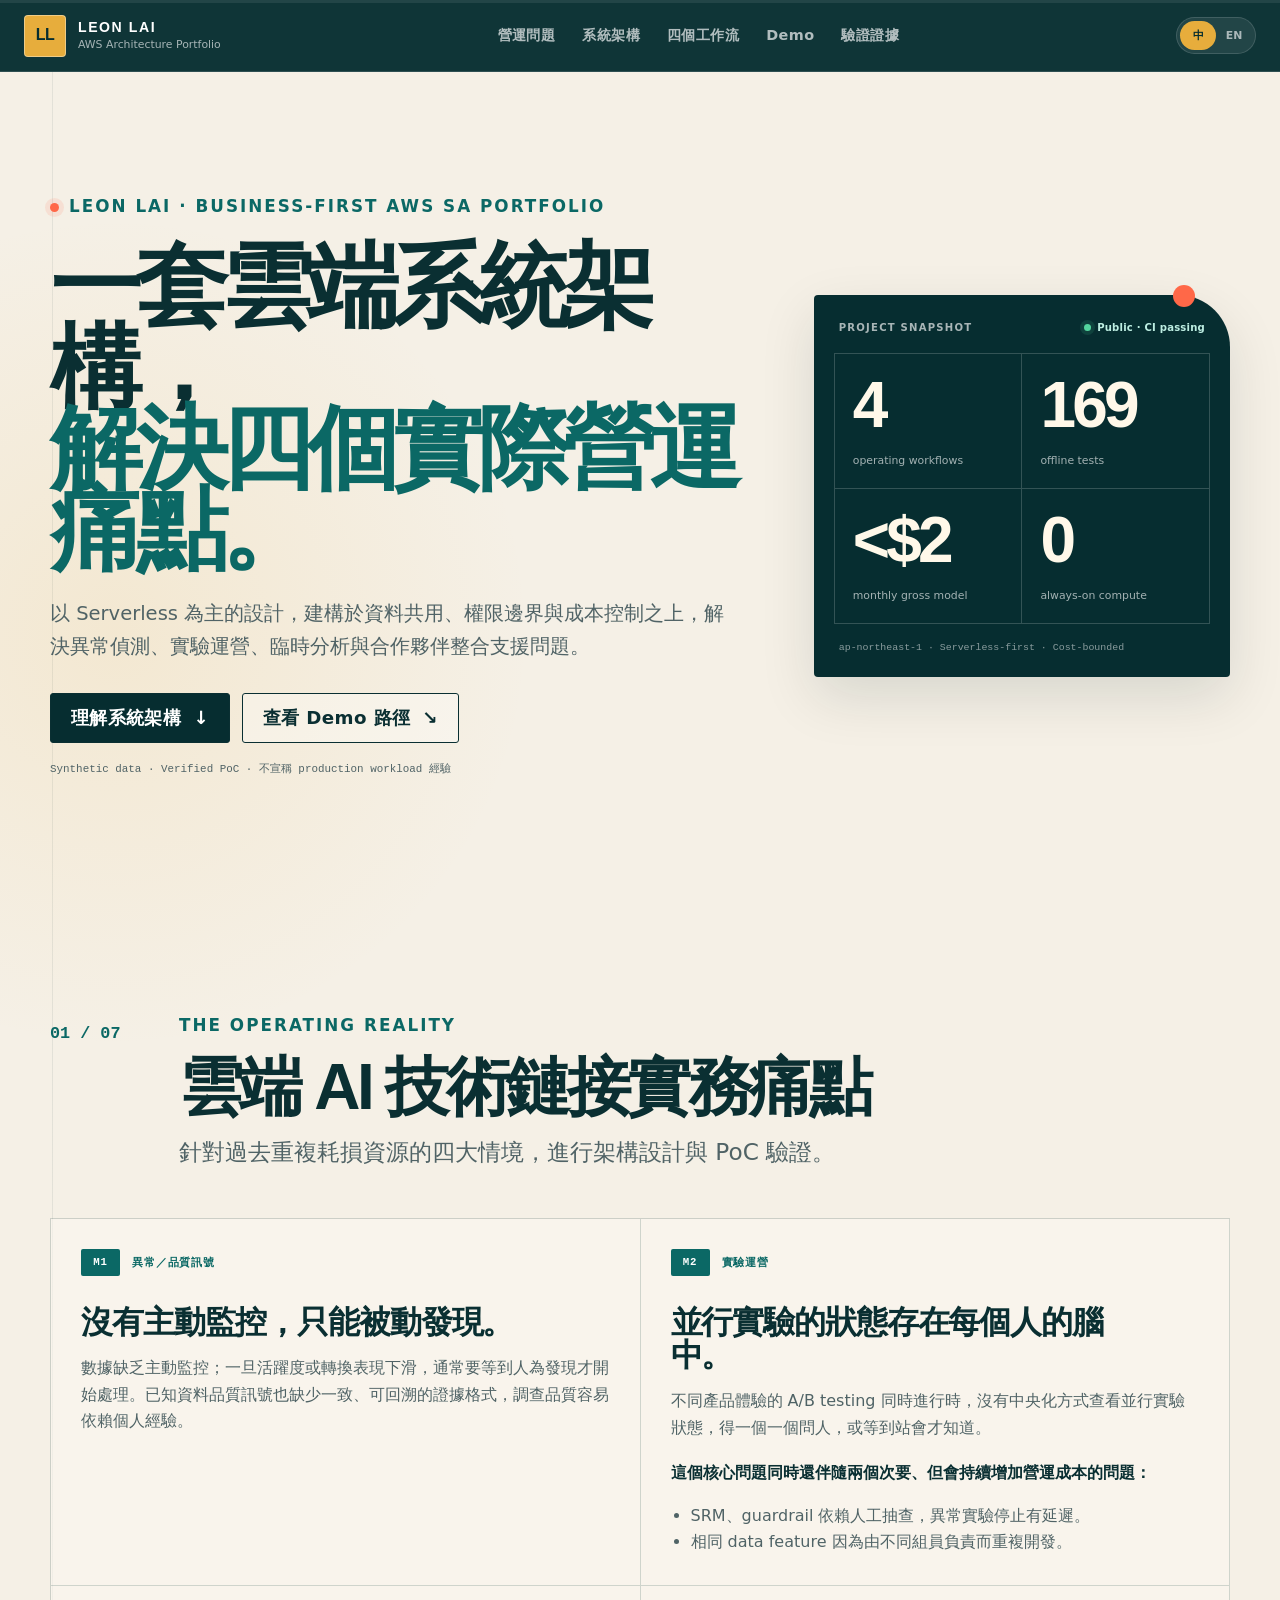
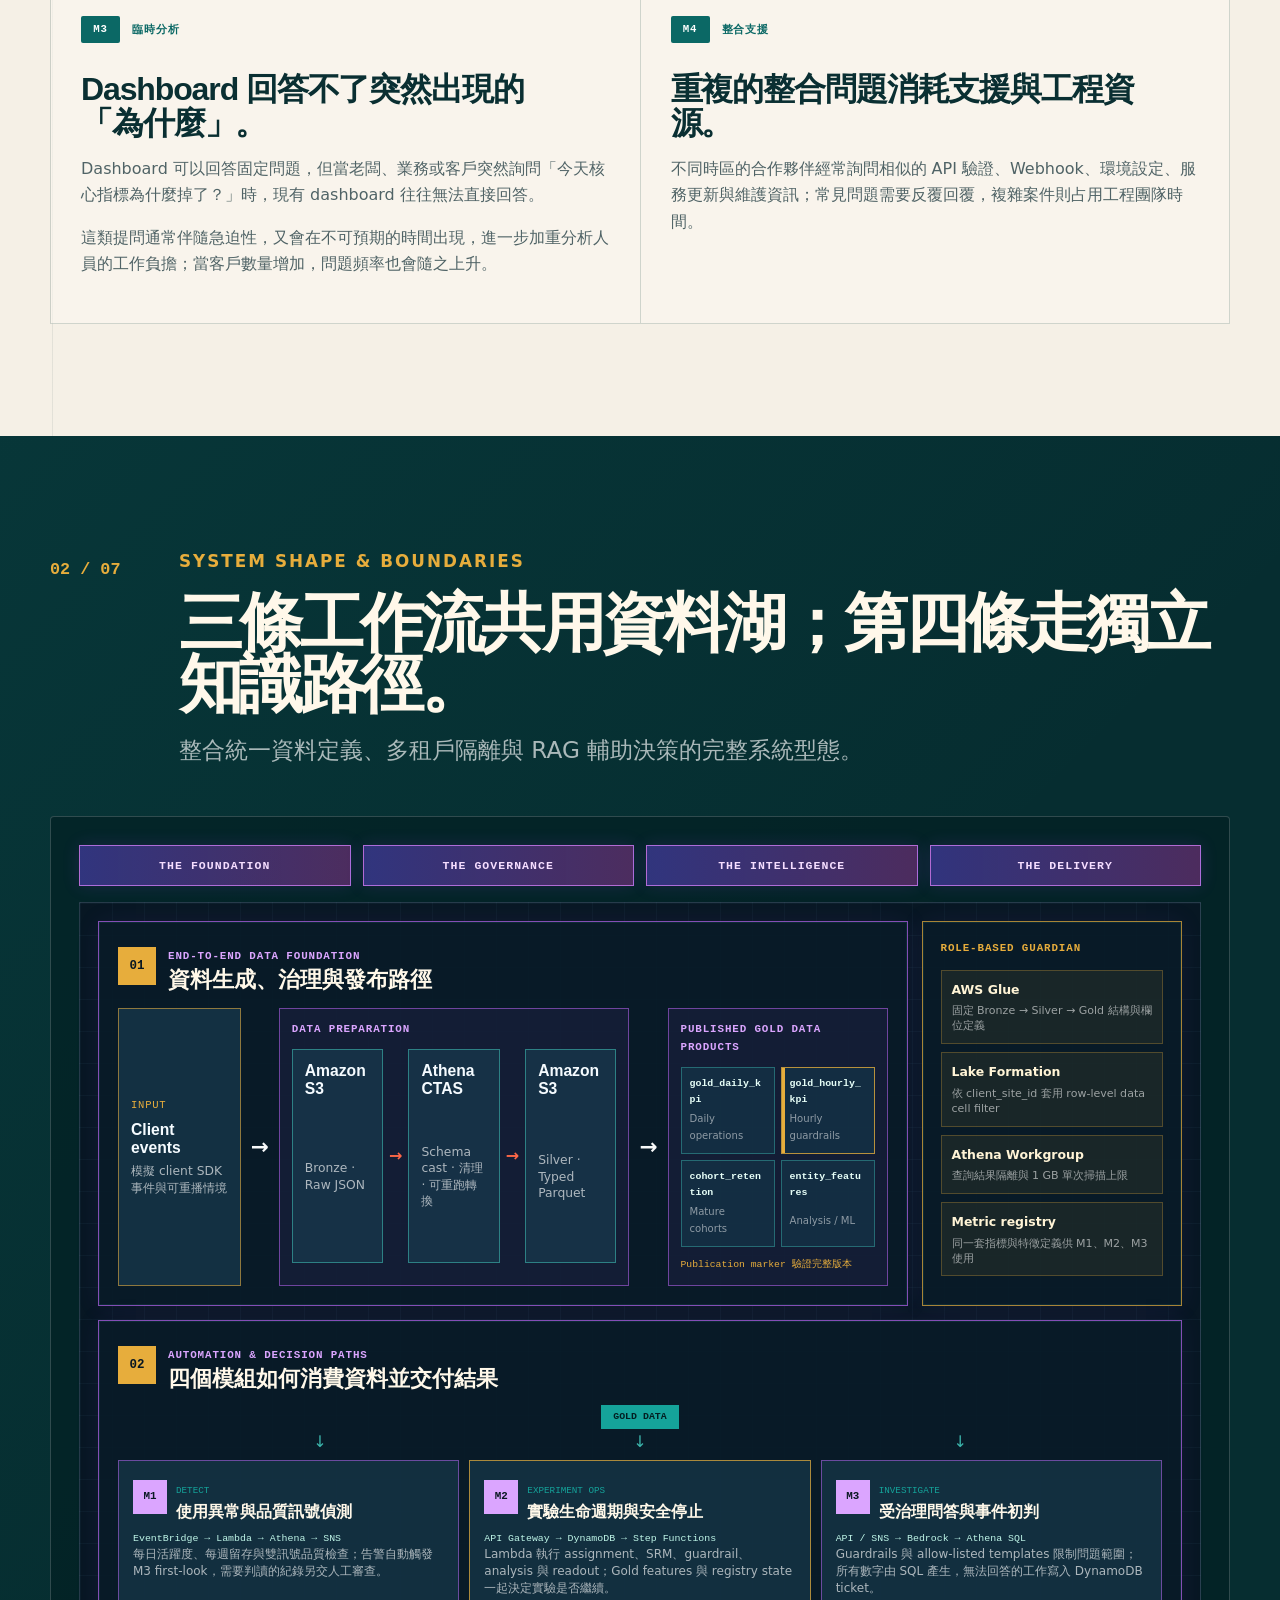
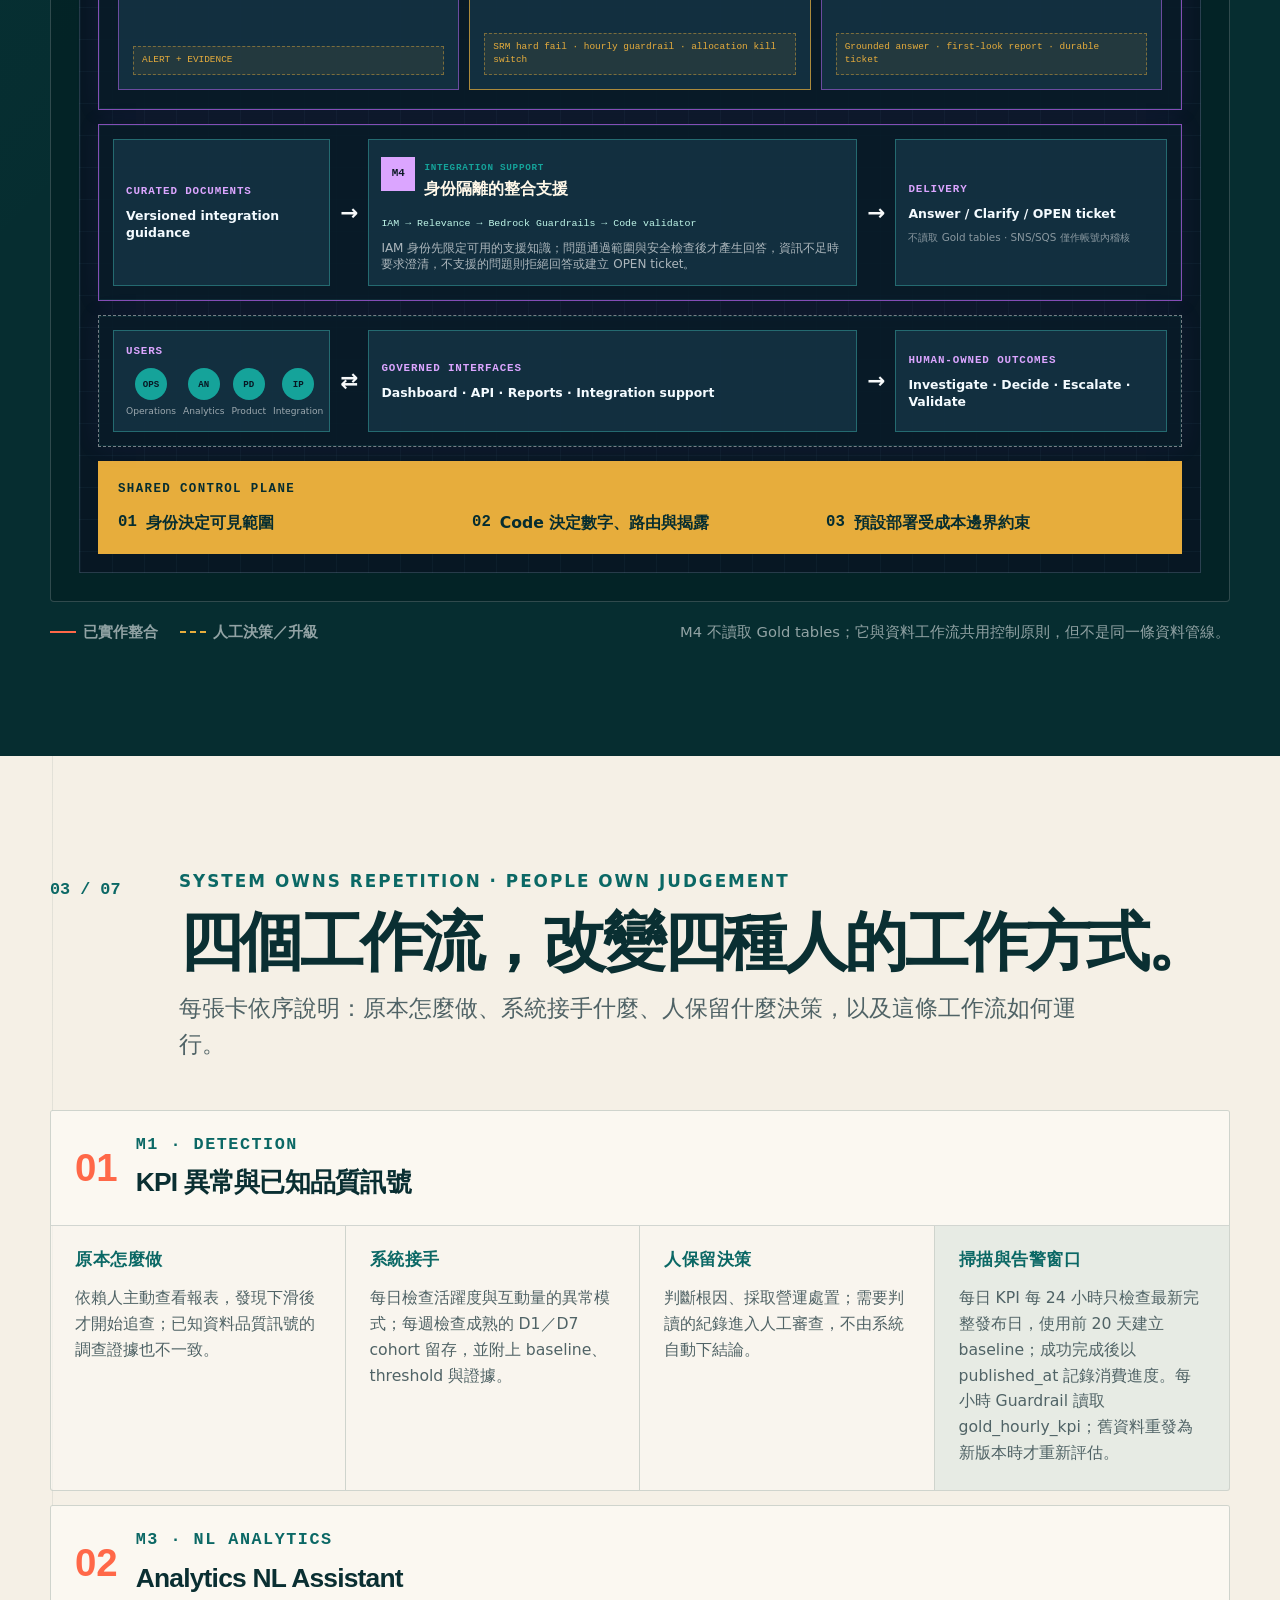
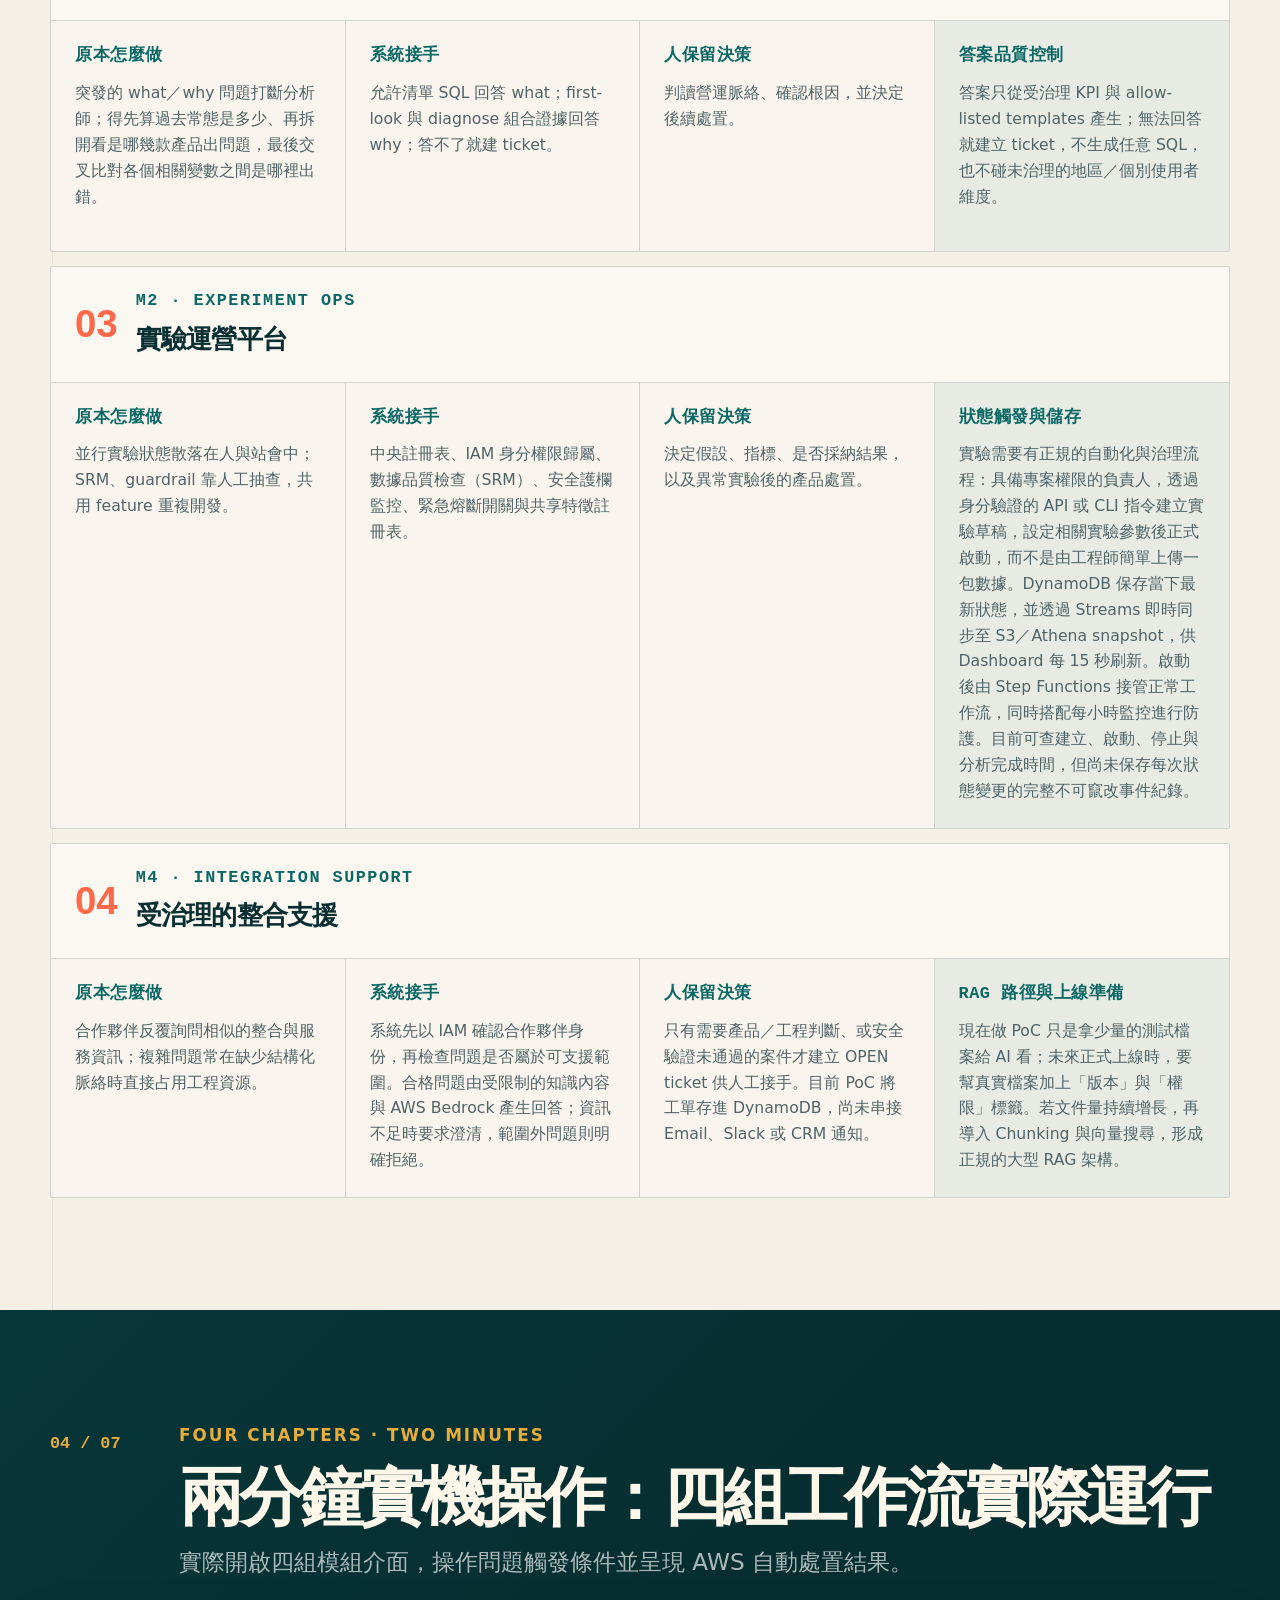
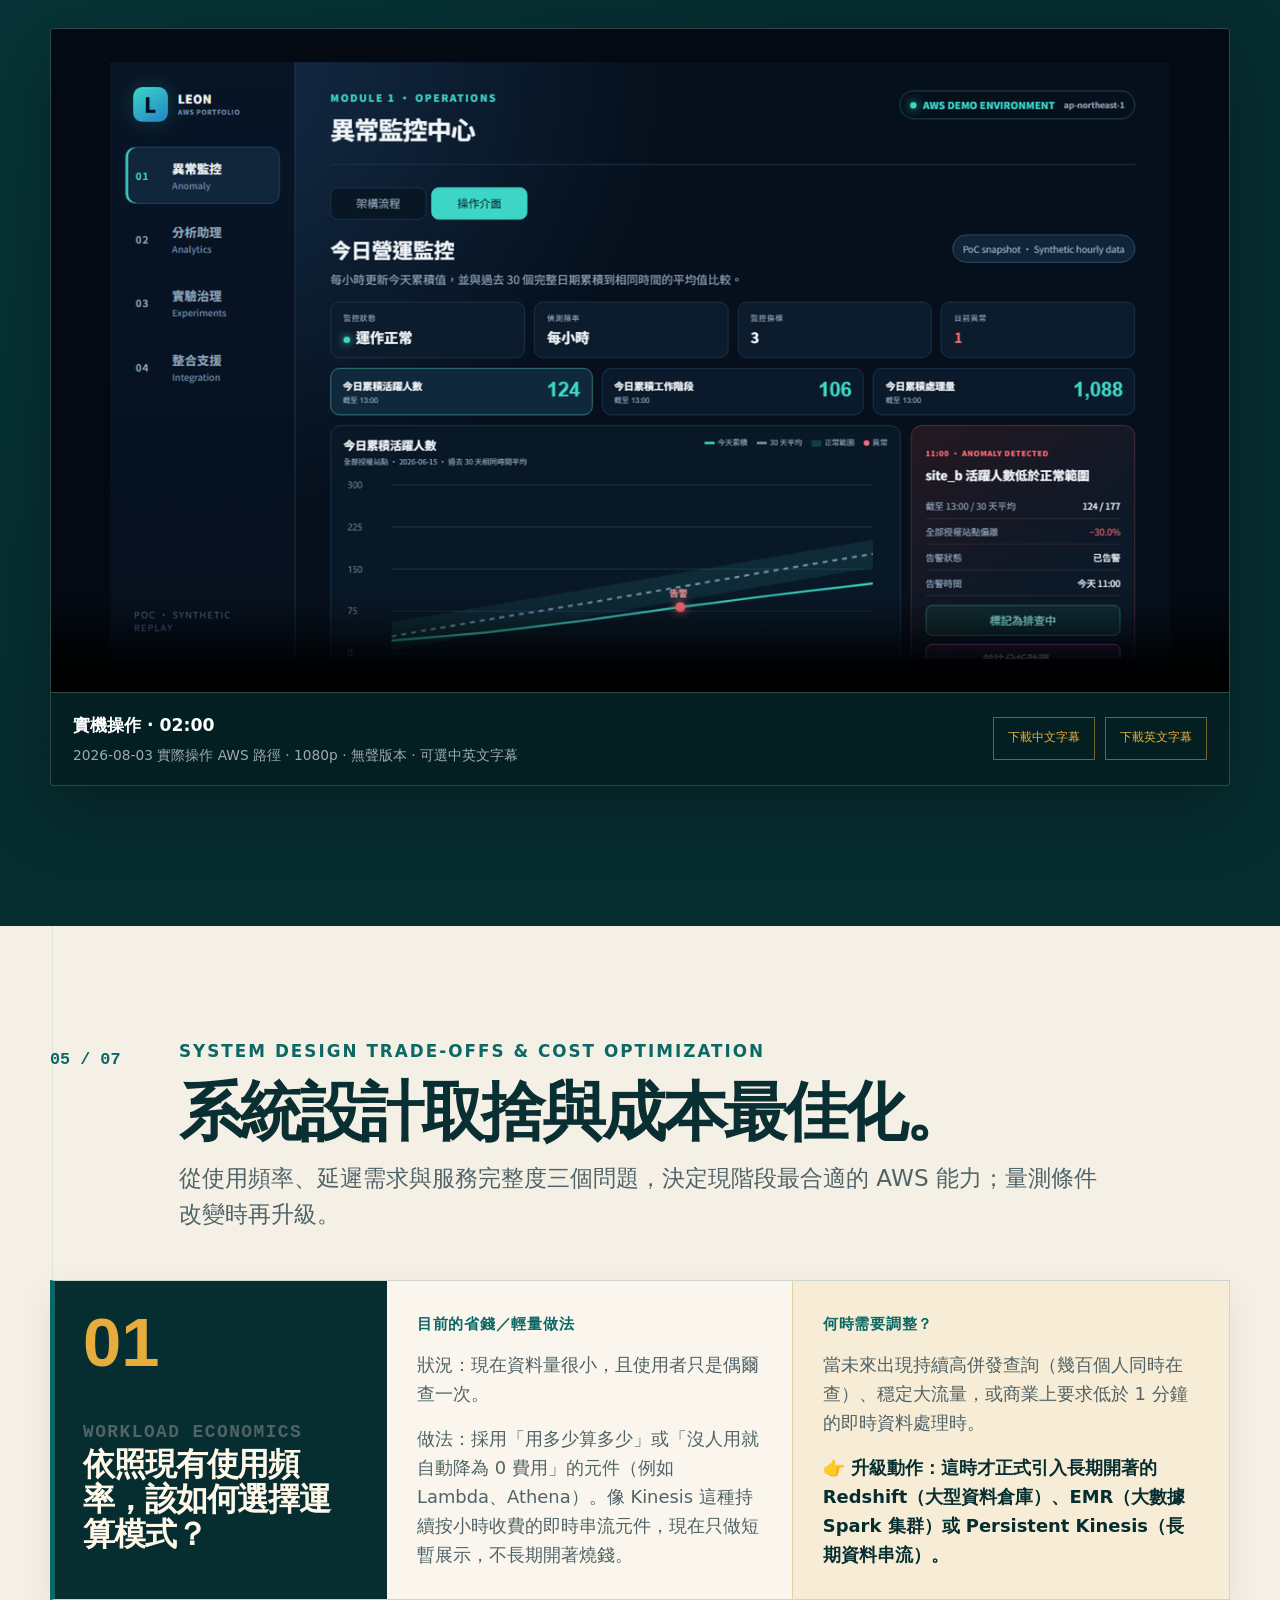
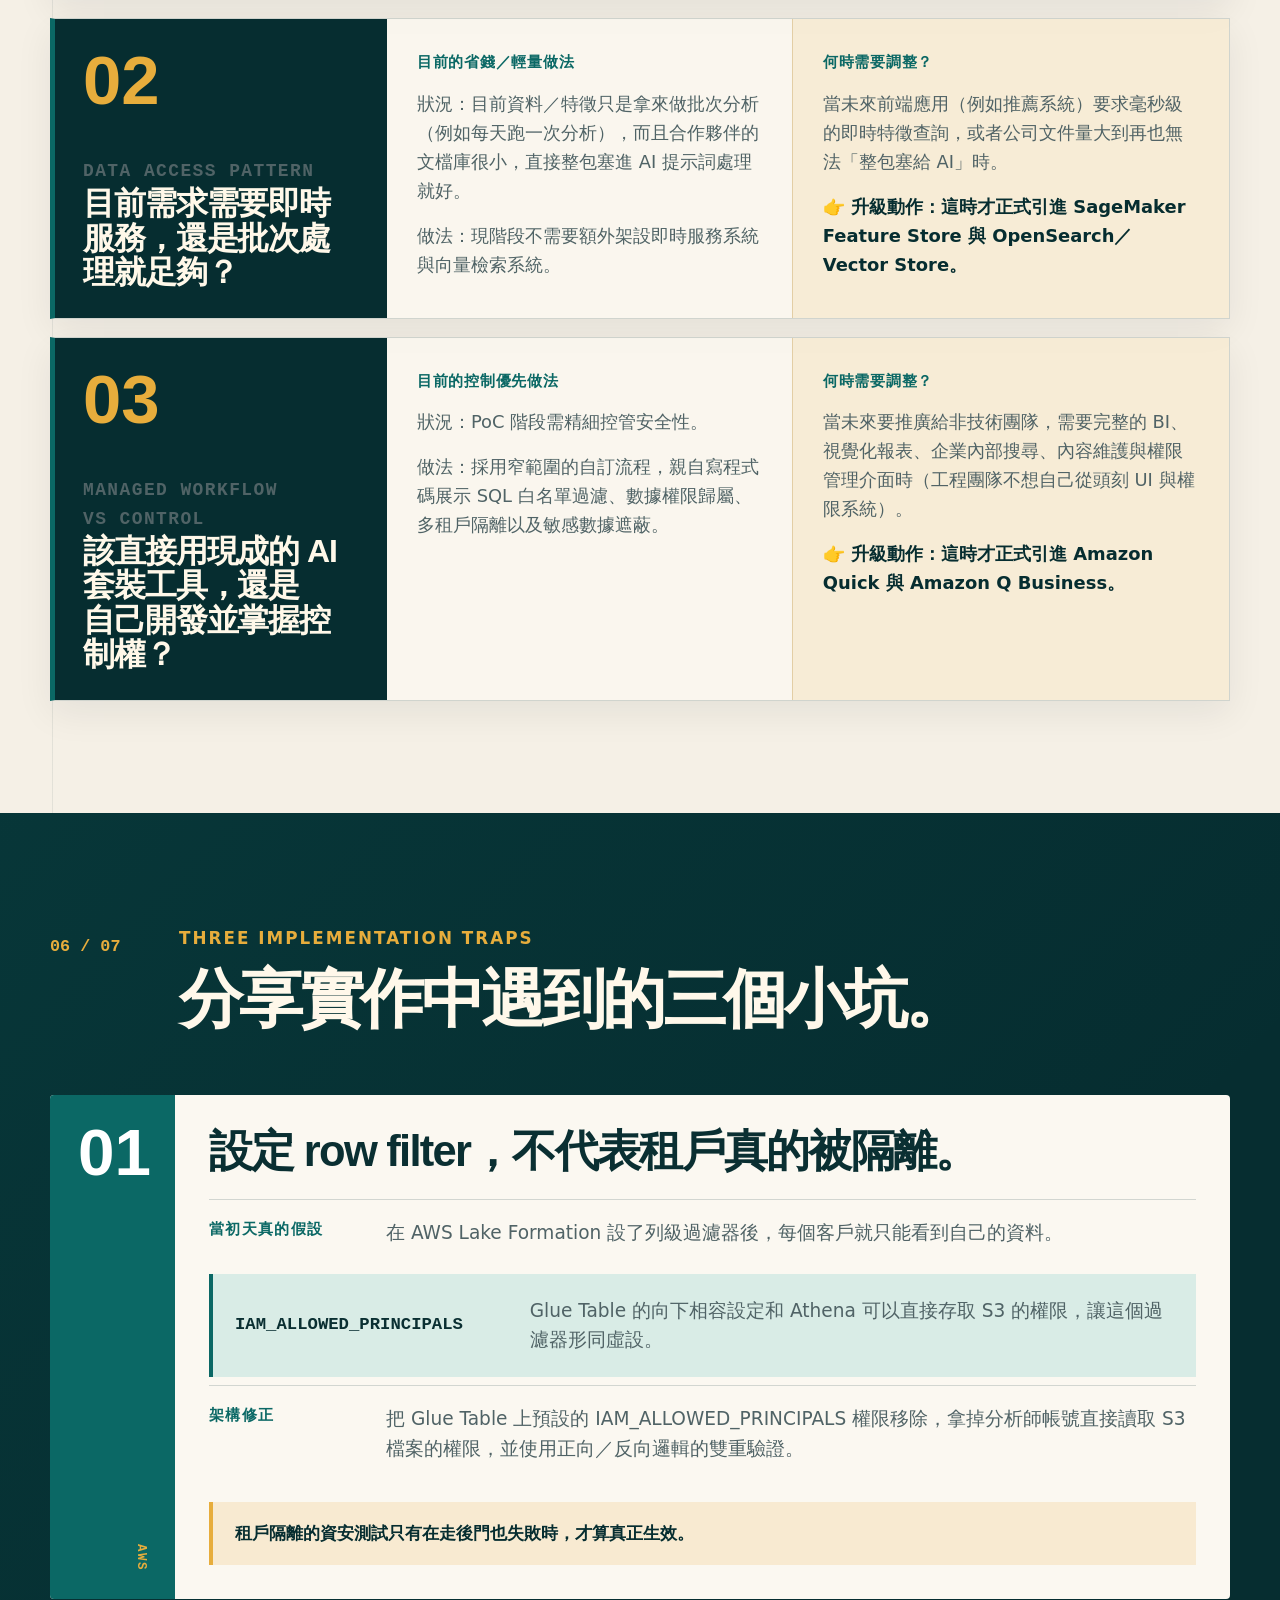
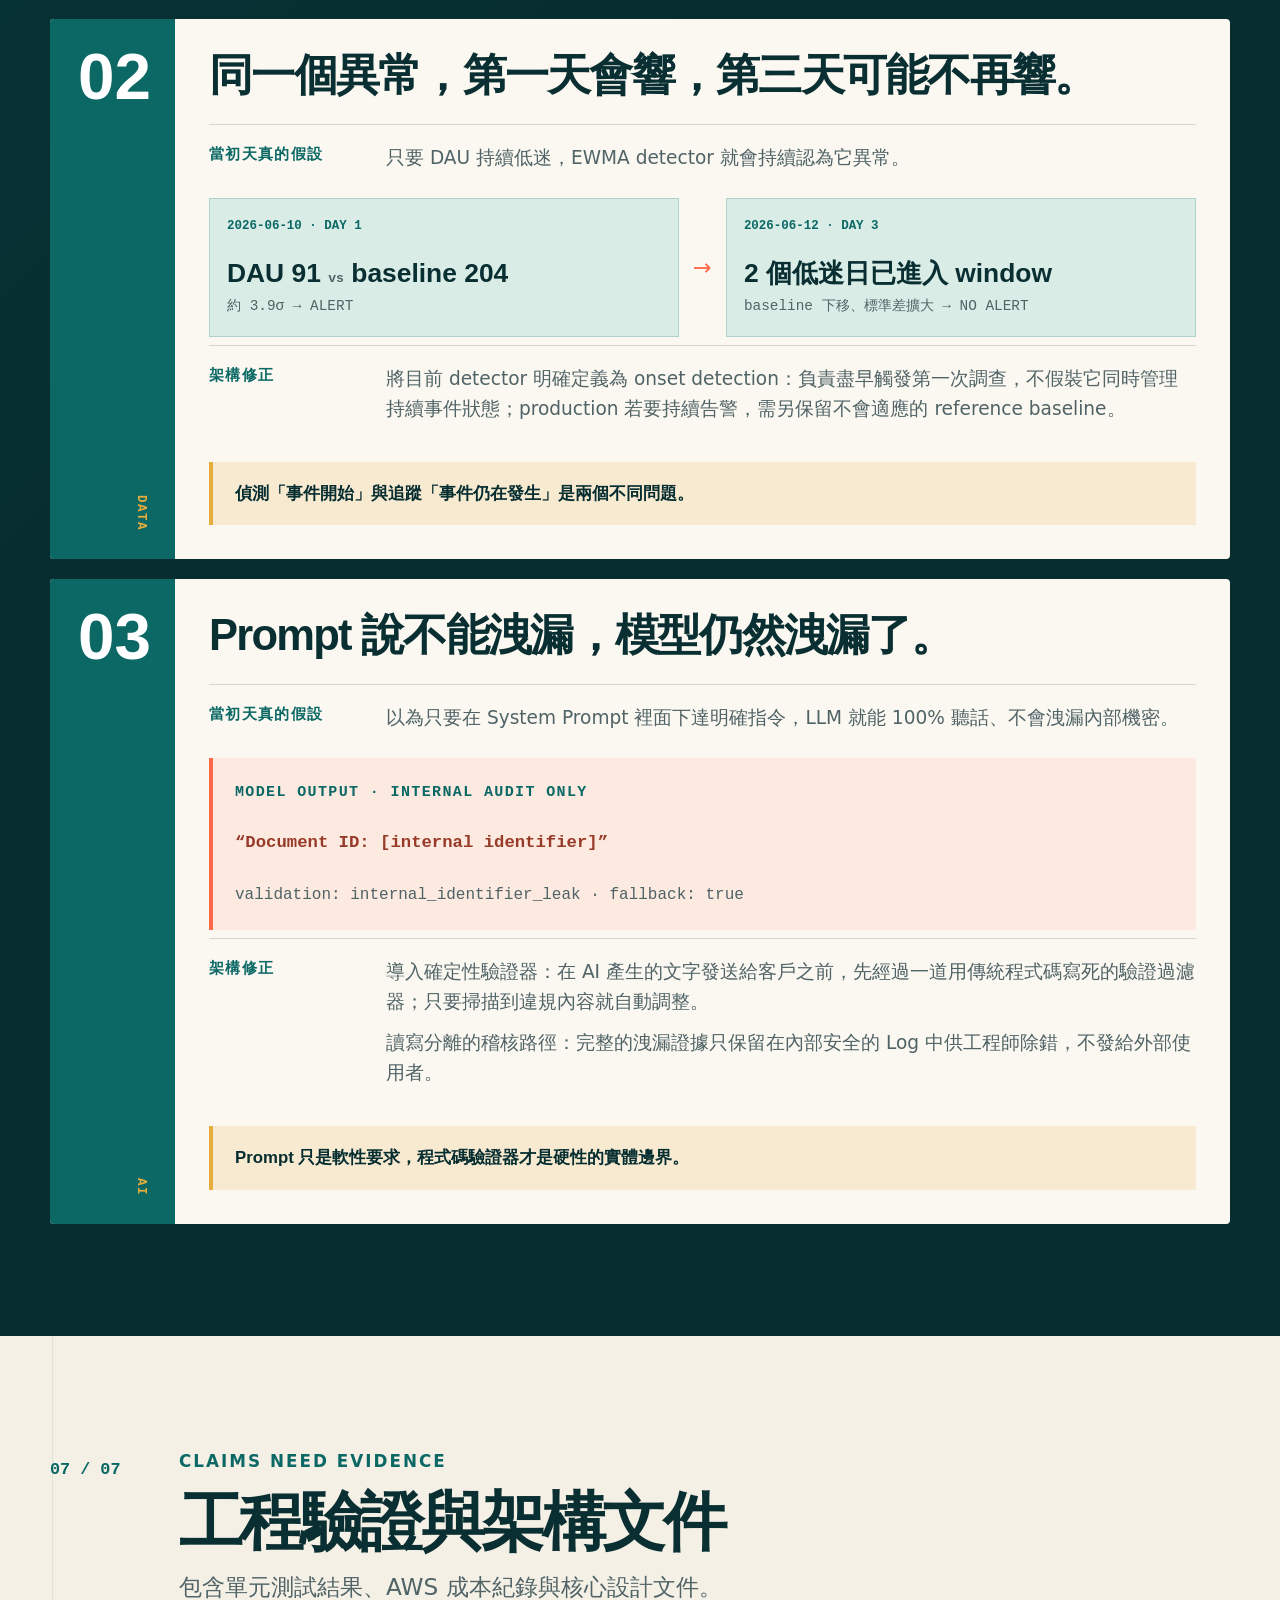
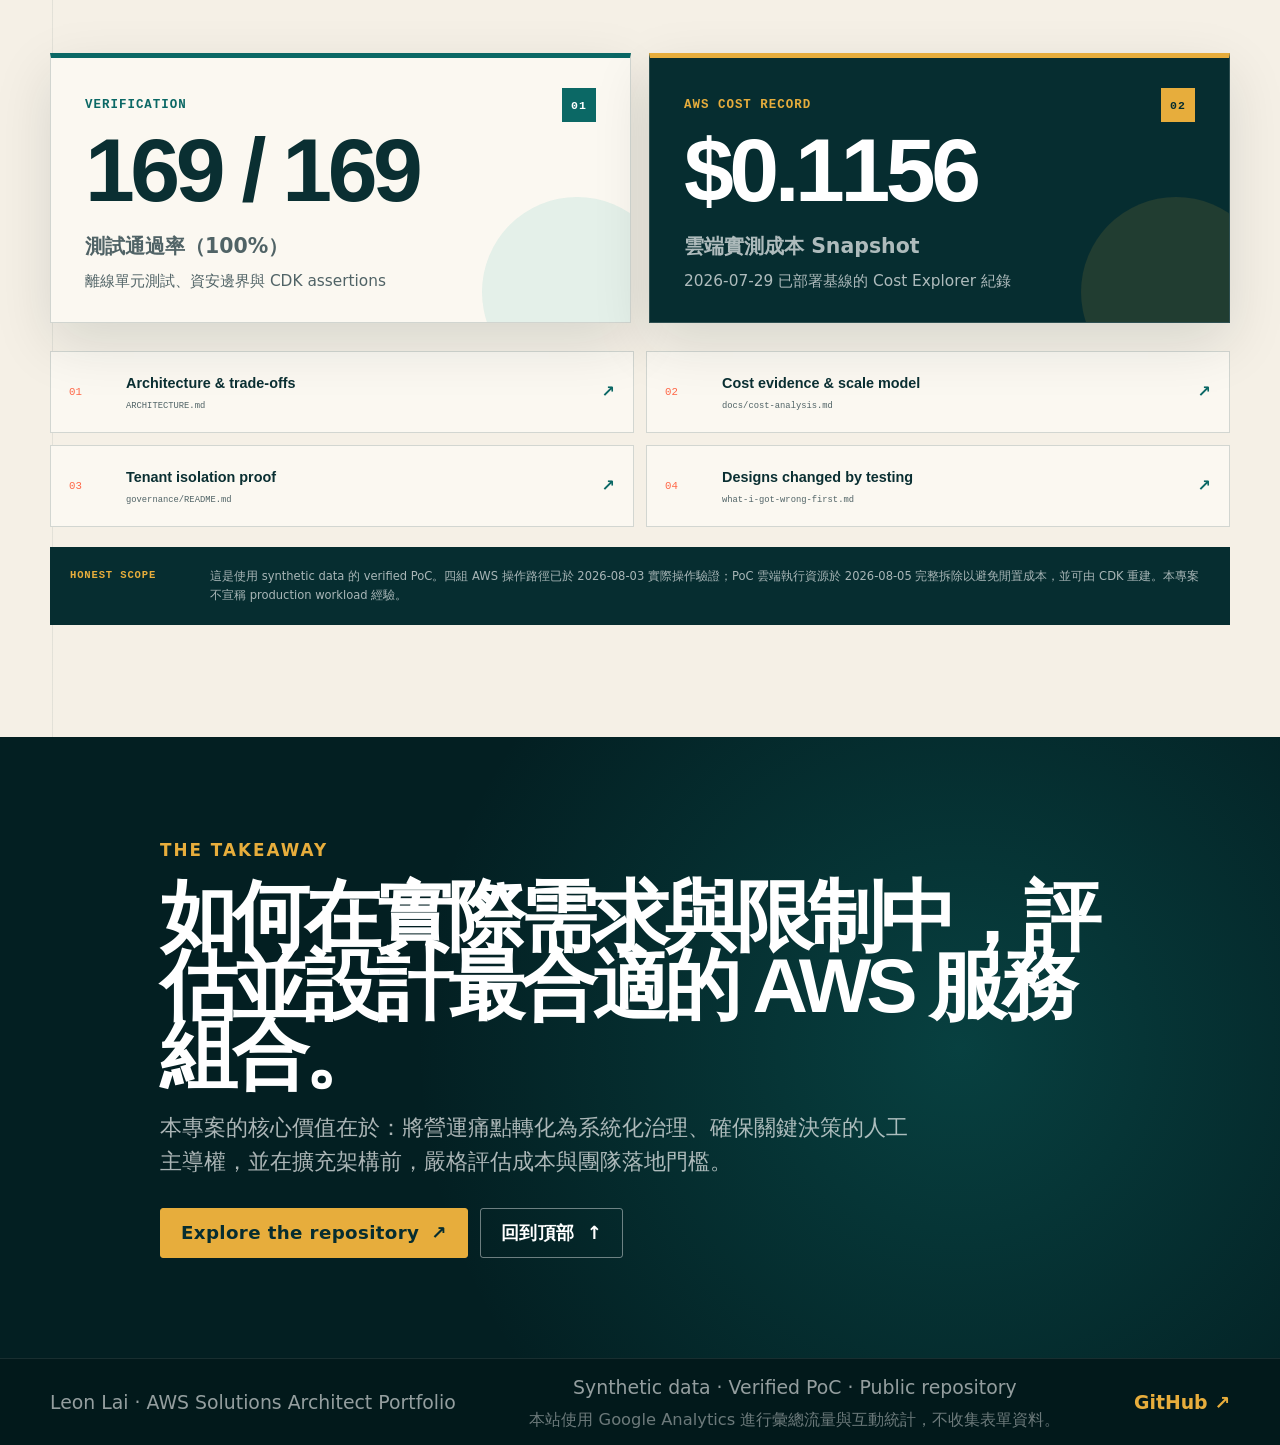
<file: site/index.html>
<!doctype html>
<html lang="zh-Hant">
  <head>
    <meta charset="utf-8">
    <meta name="viewport" content="width=device-width, initial-scale=1">
    <meta
      name="description"
      content="Four practical operating pain points mapped to a governed, cost-conscious AWS data and AI architecture."
    >
    <meta name="theme-color" content="#082f32">
    <meta property="og:type" content="website">
    <meta property="og:title" content="Leon Lai · Business-First AWS SA Portfolio">
    <meta
      property="og:description"
      content="One serverless-first cloud architecture addressing four practical operating pain points with shared data, access boundaries, and cost controls."
    >
    <meta property="og:url" content="https://leonlaiyc.github.io/aws_game_data_platform/">
    <meta property="og:image" content="https://leonlaiyc.github.io/aws_game_data_platform/og.png">
    <meta name="twitter:card" content="summary_large_image">
    <meta name="twitter:title" content="Leon Lai · Business-First AWS SA Portfolio">
    <meta name="twitter:image" content="https://leonlaiyc.github.io/aws_game_data_platform/og.png">
    <link rel="canonical" href="https://leonlaiyc.github.io/aws_game_data_platform/">
    <link rel="icon" href="favicon.ico" sizes="any">
    <link rel="icon" type="image/png" sizes="32x32" href="favicon-32.png">
    <link rel="icon" type="image/png" sizes="192x192" href="favicon-192.png">
    <link rel="apple-touch-icon" sizes="180x180" href="apple-touch-icon.png">
    <title>Leon Lai · AWS Solutions Architect Portfolio</title>
    <script async src="https://www.googletagmanager.com/gtag/js?id=G-7T6Q37M71H"></script>
    <script>
      window.dataLayer = window.dataLayer || [];
      function gtag() { window.dataLayer.push(arguments); }
      gtag("js", new Date());
      gtag("config", "G-7T6Q37M71H");
    </script>
    <script>document.documentElement.classList.add("js");</script>
    <link rel="stylesheet" href="styles.css">
    <script src="app.js" defer></script>
  </head>
  <body>
    <a class="skip-link" href="#main" data-i18n="skip">跳到主要內容</a>
    <div class="scroll-progress" aria-hidden="true"><span></span></div>

    <header class="site-header">
      <a class="brand" href="#overview" aria-label="Leon Lai 作品集首頁" data-i18n-aria-label="ariaBrandHome">
        <span class="brand-mark" aria-hidden="true">LL</span>
        <span class="brand-copy">
          <strong>Leon Lai</strong>
          <small>AWS Architecture Portfolio</small>
        </span>
      </a>

      <nav aria-label="主要導覽" data-i18n-aria-label="ariaPrimaryNavigation">
        <a href="#problems" data-i18n="navProblems">營運問題</a>
        <a href="#architecture" data-i18n="navArchitecture">系統架構</a>
        <a href="#workflows" data-i18n="navWorkflows">四個工作流</a>
        <a href="#demo" data-i18n="navDemo">Demo</a>
        <a href="#evidence" data-i18n="navEvidence">驗證證據</a>
      </nav>

      <div class="language-switcher" role="group" aria-label="語言" data-i18n-aria-label="ariaLanguage">
        <button type="button" data-lang="zh" aria-pressed="true">中</button>
        <button type="button" data-lang="en" aria-pressed="false">EN</button>
      </div>
    </header>

    <main id="main">
      <section class="hero section-shell" id="overview" data-section="overview">
        <div class="hero-copy reveal">
          <p class="eyebrow">
            <span class="eyebrow-dot" aria-hidden="true"></span>
            <span data-i18n="heroEyebrow">LEON LAI · BUSINESS-FIRST AWS SA PORTFOLIO</span>
          </p>
          <h1>
            <span data-i18n="heroTitle1">一套雲端系統架構，</span>
            <em data-i18n="heroTitle2">解決四個實際營運痛點。</em>
          </h1>
          <p class="hero-lede" data-i18n="heroLede">
            以 Serverless 為主的設計，建構於資料共用、權限邊界與成本控制之上，解決異常偵測、實驗運營、臨時分析與合作夥伴整合支援問題。
          </p>
          <div class="hero-actions">
            <a class="button button-primary" href="#architecture">
              <span data-i18n="seeArchitecture">理解系統架構</span>
              <span aria-hidden="true">↓</span>
            </a>
            <a class="button button-ghost" href="#demo">
              <span data-i18n="seeDemo">查看 Demo 路徑</span>
              <span aria-hidden="true">↘</span>
            </a>
          </div>
          <p class="scope-line" data-i18n="heroScope">
            Synthetic data · Verified PoC · 不宣稱 production workload 經驗
          </p>
        </div>

        <aside class="hero-proof reveal" aria-label="專案摘要" data-i18n-aria-label="ariaProjectSnapshot">
          <div class="proof-label">
            <span data-i18n="snapshot">PROJECT SNAPSHOT</span>
            <span class="status-pill">
              <i aria-hidden="true"></i>
              <span data-i18n="publicStatus">Public · CI passing</span>
            </span>
          </div>
          <div class="snapshot-grid">
            <div>
              <strong>4</strong>
              <span data-i18n="statWorkflows">operating workflows</span>
            </div>
            <div>
              <strong>169</strong>
              <span data-i18n="statTests">offline tests</span>
            </div>
            <div>
              <strong>&lt;$2</strong>
              <span data-i18n="statCost">monthly gross model</span>
            </div>
            <div>
              <strong>0</strong>
              <span data-i18n="statAlwaysOn">always-on compute</span>
            </div>
          </div>
          <div class="snapshot-foot">
            <span data-i18n="snapshotFoot">ap-northeast-1 · Serverless-first · Cost-bounded</span>
          </div>
        </aside>
      </section>

      <section class="problems section-shell section-pad" id="problems" data-section="problems">
        <div class="section-heading reveal">
          <p class="section-number">01 / 07</p>
          <div>
            <p class="kicker" data-i18n="problemsKicker">THE OPERATING REALITY</p>
            <h2 data-i18n="problemsTitle">雲端 AI 技術鏈接實務痛點</h2>
            <p data-i18n="problemsIntro">
              針對過去重複耗損資源的四大情境，進行架構設計與 PoC 驗證。
            </p>
          </div>
        </div>

        <div class="problem-grid">
          <article class="problem-card reveal">
            <div class="problem-topline">
              <span class="module-token">M1</span>
              <span data-i18n="m1Short">異常／品質訊號</span>
            </div>
            <h3 data-i18n="p1Title">沒有主動監控，只能被動發現。</h3>
            <p data-i18n="p1Body">
              數據缺乏主動監控；一旦活躍度或轉換表現下滑，通常要等到人為發現才開始處理。已知資料品質訊號也缺少一致、可回溯的證據格式，調查品質容易依賴個人經驗。
            </p>
          </article>

          <article class="problem-card reveal">
            <div class="problem-topline">
              <span class="module-token">M2</span>
              <span data-i18n="m2Short">實驗運營</span>
            </div>
            <h3 data-i18n="p2Title">並行實驗的狀態存在每個人的腦中。</h3>
            <p data-i18n="p2Body">
              不同產品體驗的 A/B testing 同時進行時，沒有中央化方式查看並行實驗狀態，得一個一個問人，或等到站會才知道。
            </p>
            <p class="secondary-pains" data-i18n="p2SecondaryIntro">
              這個核心問題同時還伴隨兩個次要、但會持續增加營運成本的問題：
            </p>
            <ul>
              <li data-i18n="p2Secondary1">SRM、guardrail 依賴人工抽查，異常實驗停止有延遲。</li>
              <li data-i18n="p2Secondary2">相同 data feature 因為由不同組員負責而重複開發。</li>
            </ul>
          </article>

          <article class="problem-card reveal">
            <div class="problem-topline">
              <span class="module-token">M3</span>
              <span data-i18n="m3Short">臨時分析</span>
            </div>
            <h3 data-i18n="p3Title">Dashboard 回答不了突然出現的「為什麼」。</h3>
            <p data-i18n="p3Body">
              Dashboard 可以回答固定問題，但當老闆、業務或客戶突然詢問「今天核心指標為什麼掉了？」時，現有 dashboard 往往無法直接回答。
            </p>
            <p data-i18n="p3Impact">
              這類提問通常伴隨急迫性，又會在不可預期的時間出現，進一步加重分析人員的工作負擔；當客戶數量增加，問題頻率也會隨之上升。
            </p>
          </article>

          <article class="problem-card reveal">
            <div class="problem-topline">
              <span class="module-token">M4</span>
              <span data-i18n="m4Short">整合支援</span>
            </div>
            <h3 data-i18n="p4Title">重複的整合問題消耗支援與工程資源。</h3>
            <p data-i18n="p4Body">
              不同時區的合作夥伴經常詢問相似的 API 驗證、Webhook、環境設定、服務更新與維護資訊；常見問題需要反覆回覆，複雜案件則占用工程團隊時間。
            </p>
          </article>
        </div>
      </section>

      <section class="architecture section-pad" id="architecture" data-section="architecture">
        <div class="section-shell">
          <div class="section-heading light reveal">
            <p class="section-number">02 / 07</p>
            <div>
              <p class="kicker" data-i18n="architectureKicker">SYSTEM SHAPE & BOUNDARIES</p>
              <h2 data-i18n="architectureTitle">三條工作流共用資料湖；第四條走獨立知識路徑。</h2>
              <p data-i18n="architectureIntro">
                整合統一資料定義、多租戶隔離與 RAG 輔助決策的完整系統型態。
              </p>
            </div>
          </div>

          <div class="architecture-canvas reveal" aria-label="系統架構總覽" data-i18n-aria-label="ariaArchitectureOverview">
            <div class="architecture-stage-rail" aria-hidden="true">
              <span>THE FOUNDATION</span>
              <span>THE GOVERNANCE</span>
              <span>THE INTELLIGENCE</span>
              <span>THE DELIVERY</span>
            </div>

            <div class="system-blueprint">
              <section class="blueprint-lane data-lane" aria-labelledby="foundation-map-title">
                <header class="blueprint-heading">
                  <span>01</span>
                  <div>
                    <small data-i18n="foundationMapKicker">END-TO-END DATA FOUNDATION</small>
                    <h3 id="foundation-map-title" data-i18n="foundationMapTitle">資料生成、治理與發布路徑</h3>
                  </div>
                </header>

                <div class="pipeline-track">
                  <article class="blueprint-node input-node">
                    <small data-i18n="sourceLabel">INPUT</small>
                    <strong>Client events</strong>
                    <span data-i18n="sourceStageBody">模擬 client SDK 事件與可重播情境</span>
                  </article>
                  <i class="blueprint-arrow" aria-hidden="true">→</i>
                  <div class="preparation-zone">
                    <small>DATA PREPARATION</small>
                    <div>
                      <article class="blueprint-node"><b>Amazon S3</b><span>Bronze · Raw JSON</span></article>
                      <i aria-hidden="true">→</i>
                      <article class="blueprint-node"><b>Athena CTAS</b><span data-i18n="transformStageBody">Schema cast · 清理 · 可重跑轉換</span></article>
                      <i aria-hidden="true">→</i>
                      <article class="blueprint-node"><b>Amazon S3</b><span>Silver · Typed Parquet</span></article>
                    </div>
                  </div>
                  <i class="blueprint-arrow" aria-hidden="true">→</i>
                  <div class="gold-zone">
                    <small>PUBLISHED GOLD DATA PRODUCTS</small>
                    <div>
                      <span><b>gold_daily_kpi</b><i>Daily operations</i></span>
                      <span class="hourly-product"><b>gold_hourly_kpi</b><i>Hourly guardrails</i></span>
                      <span><b>cohort_retention</b><i>Mature cohorts</i></span>
                      <span><b>entity_features</b><i>Analysis / ML</i></span>
                    </div>
                    <p data-i18n="publicationBadge">Publication marker 驗證完整版本</p>
                  </div>
                </div>
              </section>

              <aside class="security-guardian" aria-label="共用安全與治理控制" data-i18n-aria-label="ariaSharedControls">
                <strong>ROLE-BASED GUARDIAN</strong>
                <div>
                  <span><b>AWS Glue</b><i data-i18n="catalogControl">固定 Bronze → Silver → Gold 結構與欄位定義</i></span>
                  <span><b>Lake Formation</b><i data-i18n="tenantControl">依 client_site_id 套用 row-level data cell filter</i></span>
                  <span><b>Athena Workgroup</b><i data-i18n="queryControl">查詢結果隔離與 1 GB 單次掃描上限</i></span>
                  <span><b>Metric registry</b><i data-i18n="definitionControl">同一套指標與特徵定義供 M1、M2、M3 使用</i></span>
                </div>
              </aside>

              <section class="blueprint-lane intelligence-lane" aria-labelledby="module-map-title">
                <header class="blueprint-heading">
                  <span>02</span>
                  <div>
                    <small data-i18n="moduleMapKicker">AUTOMATION & DECISION PATHS</small>
                    <h3 id="module-map-title" data-i18n="moduleMapTitle">四個模組如何消費資料並交付結果</h3>
                  </div>
                </header>

                <div class="gold-distribution" aria-hidden="true"><span>GOLD DATA</span><i>↓</i><i>↓</i><i>↓</i></div>
                <div class="consumer-grid">
                  <article class="consumer-node">
                    <header><b>M1</b><div><small>DETECT</small><h4 data-i18n="architectureM1Title">使用異常與品質訊號偵測</h4></div></header>
                    <p class="service-chain">EventBridge → Lambda → Athena → SNS</p>
                    <p data-i18n="architectureM1Body">每日活躍度、每週留存與雙訊號品質檢查；告警自動觸發 M3 first-look，需要判讀的紀錄另交人工審查。</p>
                    <span class="consumer-output">ALERT + EVIDENCE</span>
                  </article>
                  <article class="consumer-node featured-consumer">
                    <header><b>M2</b><div><small>EXPERIMENT OPS</small><h4 data-i18n="architectureM2Title">實驗生命週期與安全停止</h4></div></header>
                    <p class="service-chain">API Gateway → DynamoDB → Step Functions</p>
                    <p data-i18n="architectureM2Body">Lambda 執行 assignment、SRM、guardrail、analysis 與 readout；Gold features 與 registry state 一起決定實驗是否繼續。</p>
                    <span class="consumer-output" data-i18n="architectureM2Branch">SRM hard fail · hourly guardrail · allocation kill switch</span>
                  </article>
                  <article class="consumer-node">
                    <header><b>M3</b><div><small>INVESTIGATE</small><h4 data-i18n="architectureM3Title">受治理問答與事件初判</h4></div></header>
                    <p class="service-chain">API / SNS → Bedrock → Athena SQL</p>
                    <p data-i18n="architectureM3Body">Guardrails 與 allow-listed templates 限制問題範圍；所有數字由 SQL 產生，無法回答的工作寫入 DynamoDB ticket。</p>
                    <span class="consumer-output" data-i18n="architectureM3Branch">Grounded answer · first-look report · durable ticket</span>
                  </article>
                </div>
              </section>

              <section class="knowledge-lane" aria-label="獨立整合支援路徑" data-i18n-aria-label="ariaIntegrationPath">
                <div class="knowledge-source"><small>CURATED DOCUMENTS</small><b>Versioned integration guidance</b></div>
                <i aria-hidden="true">→</i>
                <article class="knowledge-agent">
                  <header><b>M4</b><div><small>INTEGRATION SUPPORT</small><h4 data-i18n="architectureM4Title">身份隔離的整合支援</h4></div></header>
                  <p>IAM → Relevance → Bedrock Guardrails → Code validator</p>
                    <span data-i18n="architectureM4Body">IAM 身份先限定可用的支援知識；問題通過範圍與安全檢查後才產生回答，資訊不足時要求澄清，不支援的問題則拒絕回答或建立 OPEN ticket。</span>
                </article>
                <i aria-hidden="true">→</i>
                <div class="knowledge-output"><small>DELIVERY</small><b>Answer / Clarify / OPEN ticket</b><span data-i18n="architectureM4Branch">不讀取 Gold tables · SNS/SQS 僅作帳號內稽核</span></div>
              </section>

              <section class="people-lane" aria-label="使用者與交付介面" data-i18n-aria-label="ariaUsersDelivery">
                <div class="people-group">
                  <small>USERS</small>
                  <span><b>OPS</b><i>Operations</i></span>
                  <span><b>AN</b><i>Analytics</i></span>
                  <span><b>PD</b><i>Product</i></span>
                  <span><b>IP</b><i>Integration</i></span>
                </div>
                <i aria-hidden="true">⇄</i>
                <div class="interface-group"><small>GOVERNED INTERFACES</small><b>Dashboard · API · Reports · Integration support</b></div>
                <i aria-hidden="true">→</i>
                <div class="decision-group"><small>HUMAN-OWNED OUTCOMES</small><b>Investigate · Decide · Escalate · Validate</b></div>
              </section>

              <div class="shared-rail">
                <p data-i18n="sharedRailTitle">SHARED CONTROL PLANE</p>
                <div>
                  <span><b>01</b><i data-i18n="sharedIdentity">Identity determines scope</i></span>
                  <span><b>02</b><i data-i18n="sharedFacts">Code owns facts and routing</i></span>
                  <span><b>03</b><i data-i18n="sharedCost">Default deployment is cost-bounded</i></span>
                </div>
              </div>
            </div>
          </div>

          <div class="architecture-legend reveal">
            <span><i class="solid-line"></i><b data-i18n="implementedLegend">Implemented integration</b></span>
            <span><i class="dashed-line"></i><b data-i18n="humanLegend">Human decision / escalation</b></span>
            <span data-i18n="architectureBoundary">
              M4 不讀取 Gold tables；它與資料工作流共用控制原則，但不是同一條資料管線。
            </span>
          </div>
        </div>
      </section>

      <section class="workflows section-shell section-pad" id="workflows" data-section="workflows">
        <div class="section-heading reveal">
          <p class="section-number">03 / 07</p>
          <div>
            <p class="kicker" data-i18n="workflowsKicker">SYSTEM OWNS REPETITION · PEOPLE OWN JUDGEMENT</p>
            <h2 data-i18n="workflowsTitle">四個工作流，改變四種人的工作方式。</h2>
            <p data-i18n="workflowsIntro">
              每張卡依序說明：原本怎麼做、系統接手什麼、人保留什麼決策，以及這條工作流如何運行。
            </p>
          </div>
        </div>

        <div class="workflow-list">
          <article class="workflow-card reveal">
            <header>
              <span class="workflow-index">01</span>
              <div>
                <small>M1 · DETECTION</small>
                <h3 data-i18n="wf1Title">KPI 異常與已知品質訊號</h3>
              </div>
            </header>
            <div class="workflow-grid">
              <div>
                <small data-i18n="beforeLabel">原本怎麼做</small>
                <p data-i18n="wf1Before">依賴人主動查看報表，發現下滑後才開始追查；已知資料品質訊號的調查證據也不一致。</p>
              </div>
              <div>
                <small data-i18n="systemLabel">系統接手</small>
                <p data-i18n="wf1System">每日檢查活躍度與互動量的異常模式；每週檢查成熟的 D1／D7 cohort 留存，並附上 baseline、threshold 與證據。</p>
              </div>
              <div>
                <small data-i18n="humanLabel">人保留決策</small>
                <p data-i18n="wf1Human">判斷根因、採取營運處置；需要判讀的紀錄進入人工審查，不由系統自動下結論。</p>
              </div>
              <div class="operating-detail">
                <small data-i18n="wf1OpsLabel">掃描與告警窗口</small>
                <p data-i18n="wf1Ops">每日 KPI 每 24 小時只檢查最新完整發布日，使用前 20 天建立 baseline；成功完成後以 published_at 記錄消費進度。每小時 Guardrail 讀取 gold_hourly_kpi；舊資料重發為新版本時才重新評估。</p>
              </div>
            </div>
          </article>

          <article class="workflow-card reveal">
            <header>
              <span class="workflow-index">02</span>
              <div>
                <small>M3 · NL ANALYTICS</small>
                <h3 data-i18n="wf3Title">Analytics NL Assistant</h3>
              </div>
            </header>
            <div class="workflow-grid">
              <div>
                <small data-i18n="beforeLabel">原本怎麼做</small>
                <p data-i18n="wf3Before">突發的 what／why 問題打斷分析師；得先算過去常態是多少、再拆開看是哪幾款產品出問題，最後交叉比對各個相關變數之間是哪裡出錯。</p>
              </div>
              <div>
                <small data-i18n="systemLabel">系統接手</small>
                <p data-i18n="wf3System">允許清單 SQL 回答 what；first-look 與 diagnose 組合證據回答 why；答不了就建 ticket。</p>
              </div>
              <div>
                <small data-i18n="humanLabel">人保留決策</small>
                <p data-i18n="wf3Human">判讀營運脈絡、確認根因，並決定後續處置。</p>
              </div>
              <div class="operating-detail">
                <small data-i18n="wf3ScopeLabel">答案品質控制</small>
                <p data-i18n="wf3Scope">答案只從受治理 KPI 與 allow-listed templates 產生；無法回答就建立 ticket，不生成任意 SQL，也不碰未治理的地區／個別使用者維度。</p>
              </div>
            </div>
          </article>

          <article class="workflow-card reveal">
            <header>
              <span class="workflow-index">03</span>
              <div>
                <small>M2 · EXPERIMENT OPS</small>
                <h3 data-i18n="wf2Title">實驗運營平台</h3>
              </div>
            </header>
            <div class="workflow-grid">
              <div>
                <small data-i18n="beforeLabel">原本怎麼做</small>
                <p data-i18n="wf2Before">並行實驗狀態散落在人與站會中；SRM、guardrail 靠人工抽查，共用 feature 重複開發。</p>
              </div>
              <div>
                <small data-i18n="systemLabel">系統接手</small>
                <p data-i18n="wf2System">中央註冊表、IAM 身分權限歸屬、數據品質檢查（SRM）、安全護欄監控、緊急熔斷開關與共享特徵註冊表。</p>
              </div>
              <div>
                <small data-i18n="humanLabel">人保留決策</small>
                <p data-i18n="wf2Human">決定假設、指標、是否採納結果，以及異常實驗後的產品處置。</p>
              </div>
              <div class="operating-detail">
                <small data-i18n="wf2StateLabel">狀態觸發與儲存</small>
                <p data-i18n="wf2State">實驗需要有正規的自動化與治理流程：具備專案權限的負責人，透過身分驗證的 API 或 CLI 指令建立實驗草稿，設定相關實驗參數後正式啟動，而不是由工程師簡單上傳一包數據。DynamoDB 保存當下最新狀態，並透過 Streams 即時同步至 S3／Athena snapshot，供 Dashboard 每 15 秒刷新。啟動後由 Step Functions 接管正常工作流，同時搭配每小時監控進行防護。目前可查建立、啟動、停止與分析完成時間，但尚未保存每次狀態變更的完整不可竄改事件紀錄。</p>
              </div>
            </div>
          </article>

          <article class="workflow-card reveal">
            <header>
              <span class="workflow-index">04</span>
              <div>
                <small>M4 · INTEGRATION SUPPORT</small>
                <h3 data-i18n="wf4Title">受治理的整合支援</h3>
              </div>
            </header>
            <div class="workflow-grid">
              <div>
                <small data-i18n="beforeLabel">原本怎麼做</small>
                <p data-i18n="wf4Before">合作夥伴反覆詢問相似的整合與服務資訊；複雜問題常在缺少結構化脈絡時直接占用工程資源。</p>
              </div>
              <div>
                <small data-i18n="systemLabel">系統接手</small>
                <p data-i18n="wf4System">系統先以 IAM 確認合作夥伴身份，再檢查問題是否屬於可支援範圍。合格問題由受限制的知識內容與 AWS Bedrock 產生回答；資訊不足時要求澄清，範圍外問題則明確拒絕。</p>
              </div>
              <div>
                <small data-i18n="humanLabel">人保留決策</small>
                <p data-i18n="wf4Human">只有需要產品／工程判斷、或安全驗證未通過的案件才建立 OPEN ticket 供人工接手。目前 PoC 將工單存進 DynamoDB，尚未串接 Email、Slack 或 CRM 通知。</p>
              </div>
              <div class="operating-detail">
                <small data-i18n="wf4RagLabel">RAG 路徑與上線準備</small>
                <p data-i18n="wf4Rag">現在做 PoC 只是拿少量的測試檔案給 AI 看；未來正式上線時，要幫真實檔案加上「版本」與「權限」標籤。若文件量持續增長，再導入 Chunking 與向量搜尋，形成正規的大型 RAG 架構。</p>
              </div>
            </div>
          </article>
        </div>
      </section>

      <section class="demo section-pad" id="demo" data-section="demo">
        <div class="section-shell">
          <div class="section-heading light reveal">
            <p class="section-number">04 / 07</p>
            <div>
              <p class="kicker" data-i18n="demoKicker">FOUR CHAPTERS · TWO MINUTES</p>
              <h2 data-i18n="demoTitle">兩分鐘實機操作：四組工作流實際運行</h2>
              <p data-i18n="demoIntro">
                實際開啟四組模組介面，操作問題觸發條件並呈現 AWS 自動處置結果。
              </p>
            </div>
          </div>

          <figure class="demo-video reveal">
            <video
              controls
              preload="metadata"
              poster="video/demo-poster.png"
              aria-label="兩分鐘 AWS 資料平台 Demo"
              data-i18n-aria-label="ariaDemoVideo"
            >
              <source src="video/demo-overview.mp4" type="video/mp4">
              <track
                kind="captions"
                srclang="zh-TW"
                label="繁體中文字幕"
                src="video/demo-overview.zh-TW.vtt"
                default
              >
              <track
                kind="captions"
                srclang="en"
                label="English captions"
                src="video/demo-overview.en.vtt"
              >
            </video>
            <figcaption>
              <span>
                <b data-i18n="demoVideoTitle">實機操作 · 02:00</b>
                <small data-i18n="demoVideoNote">2026-08-03 實際操作 AWS 路徑 · 1080p · 無聲版本 · 可選中英文字幕</small>
              </span>
              <span class="demo-caption-downloads">
                <a href="video/demo-overview.zh-TW.srt" download data-i18n="demoVideoDownloadZh">下載中文字幕</a>
                <a href="video/demo-overview.en.srt" download data-i18n="demoVideoDownloadEn">Download English captions</a>
              </span>
            </figcaption>
          </figure>
        </div>
      </section>

      <section class="decisions section-shell section-pad" id="decisions" data-section="decisions">
        <div class="section-heading reveal">
          <p class="section-number">05 / 07</p>
          <div>
            <p class="kicker" data-i18n="decisionsKicker">SYSTEM DESIGN TRADE-OFFS &amp; COST OPTIMIZATION</p>
            <h2 data-i18n="decisionsTitle">系統設計取捨與成本最佳化。</h2>
            <p data-i18n="decisionsIntro">
              從使用頻率、延遲需求與服務完整度三個問題，決定現階段最合適的 AWS 能力；量測條件改變時再升級。
            </p>
          </div>
        </div>

        <div class="decision-grid">
          <article class="decision-card reveal">
            <div class="decision-prompt">
              <span class="decision-number">01</span>
              <p class="decision-category" data-i18n="decision1Category">WORKLOAD ECONOMICS</p>
              <h3 data-i18n="decision1Title">依照現有使用頻率，該如何選擇運算模式？</h3>
            </div>
            <div class="decision-now">
              <small data-i18n="currentLightweightLabel">目前的省錢／輕量做法</small>
              <p data-i18n="decision1Situation">狀況：現在資料量很小，且使用者只是偶爾查一次。</p>
              <p data-i18n="decision1Action">做法：採用「用多少算多少」或「沒人用就自動降為 0 費用」的元件（例如 Lambda、Athena）。像 Kinesis 這種持續按小時收費的即時串流元件，現在只做短暫展示，不長期開著燒錢。</p>
            </div>
            <div class="flip-trigger">
              <small data-i18n="adjustWhenLabel">何時需要調整？</small>
              <p data-i18n="decision1Trigger">當未來出現持續高併發查詢（幾百個人同時在查）、穩定大流量，或商業上要求低於 1 分鐘的即時資料處理時。</p>
              <p class="upgrade-action" data-i18n="decision1Upgrade">👉 升級動作：這時才正式引入長期開著的 Redshift（大型資料倉庫）、EMR（大數據 Spark 集群）或 Persistent Kinesis（長期資料串流）。</p>
            </div>
          </article>

          <article class="decision-card reveal">
            <div class="decision-prompt">
              <span class="decision-number">02</span>
              <p class="decision-category" data-i18n="decision2Category">DATA ACCESS PATTERN</p>
              <h3 data-i18n="decision2Title">目前需求需要即時服務，還是批次處理就足夠？</h3>
            </div>
            <div class="decision-now">
              <small data-i18n="currentLightweightLabel">目前的省錢／輕量做法</small>
              <p data-i18n="decision2Situation">狀況：目前資料／特徵只是拿來做批次分析（例如每天跑一次分析），而且合作夥伴的文檔庫很小，直接整包塞進 AI 提示詞處理就好。</p>
              <p data-i18n="decision2Action">做法：現階段不需要額外架設即時服務系統與向量檢索系統。</p>
            </div>
            <div class="flip-trigger">
              <small data-i18n="adjustWhenLabel">何時需要調整？</small>
              <p data-i18n="decision2Trigger">當未來前端應用（例如推薦系統）要求毫秒級的即時特徵查詢，或者公司文件量大到再也無法「整包塞給 AI」時。</p>
              <p class="upgrade-action" data-i18n="decision2Upgrade">👉 升級動作：這時才正式引進 SageMaker Feature Store 與 OpenSearch／Vector Store。</p>
            </div>
          </article>

          <article class="decision-card reveal">
            <div class="decision-prompt">
              <span class="decision-number">03</span>
              <p class="decision-category" data-i18n="decision3Category">MANAGED WORKFLOW VS CONTROL</p>
              <h3 data-i18n="decision3Title">該直接用現成的 AI 套裝工具，還是自己開發並掌握控制權？</h3>
            </div>
            <div class="decision-now">
              <small data-i18n="currentControlLabel">目前的控制優先做法</small>
              <p data-i18n="decision3Situation">狀況：PoC 階段需精細控管安全性。</p>
              <p data-i18n="decision3Action">做法：採用窄範圍的自訂流程，親自寫程式碼展示 SQL 白名單過濾、數據權限歸屬、多租戶隔離以及敏感數據遮蔽。</p>
            </div>
            <div class="flip-trigger">
              <small data-i18n="adjustWhenLabel">何時需要調整？</small>
              <p data-i18n="decision3Trigger">當未來要推廣給非技術團隊，需要完整的 BI、視覺化報表、企業內部搜尋、內容維護與權限管理介面時（工程團隊不想自己從頭刻 UI 與權限系統）。</p>
              <p class="upgrade-action" data-i18n="decision3Upgrade">👉 升級動作：這時才正式引進 Amazon Quick 與 Amazon Q Business。</p>
            </div>
          </article>
        </div>
      </section>

      <section class="learnings section-pad" id="learnings" data-section="learnings">
        <div class="section-shell">
          <div class="section-heading light reveal">
            <p class="section-number">06 / 07</p>
            <div>
              <p class="kicker" data-i18n="learningsKicker">THREE IMPLEMENTATION TRAPS</p>
              <h2 data-i18n="learningsTitle">分享實作中遇到的三個小坑。</h2>
            </div>
          </div>

          <div class="learning-list">
            <article class="learning-card reveal">
              <div class="learning-marker"><span>01</span><b>AWS</b></div>
              <div class="learning-content">
                <h3 data-i18n="learning1Title">設定 row filter，不代表租戶真的被隔離。</h3>
                <div class="assumption">
                  <small data-i18n="assumedLabel">當初天真的假設</small>
                  <p data-i18n="learning1Assumed">在 AWS Lake Formation 設了列級過濾器後，每個客戶就只能看到自己的資料。</p>
                </div>
                <div class="case-evidence">
                  <strong>IAM_ALLOWED_PRINCIPALS</strong>
                  <p data-i18n="learning1Found">
                    Glue Table 的向下相容設定和 Athena 可以直接存取 S3 的權限，讓這個過濾器形同虛設。
                  </p>
                </div>
                <div class="changed">
                  <small data-i18n="changedLabel">架構修正</small>
                  <p data-i18n="learning1Changed">
                    把 Glue Table 上預設的 IAM_ALLOWED_PRINCIPALS 權限移除，拿掉分析師帳號直接讀取 S3 檔案的權限，並使用正向／反向邏輯的雙重驗證。
                  </p>
                </div>
                <blockquote data-i18n="learning1Takeaway">租戶隔離的資安測試只有在走後門也失敗時，才算真正生效。</blockquote>
              </div>
            </article>

            <article class="learning-card reveal">
              <div class="learning-marker"><span>02</span><b>DATA</b></div>
              <div class="learning-content">
                <h3 data-i18n="learning2Title">同一個異常，第一天會響，第三天可能不再響。</h3>
                <div class="assumption">
                  <small data-i18n="assumedLabel">當初天真的假設</small>
                  <p data-i18n="learning2Assumed">只要 DAU 持續低迷，EWMA detector 就會持續認為它異常。</p>
                </div>
                <div class="timeline-evidence">
                  <div>
                    <small>2026-06-10 · DAY 1</small>
                    <strong>DAU 91 <i>vs</i> baseline 204</strong>
                    <span data-i18n="learning2Day1">約 3.9σ → ALERT</span>
                  </div>
                  <em aria-hidden="true">→</em>
                  <div>
                    <small>2026-06-12 · DAY 3</small>
                    <strong data-i18n="learning2Day3Strong">2 個低迷日已進入 window</strong>
                    <span data-i18n="learning2Day3">baseline 下移、標準差擴大 → NO ALERT</span>
                  </div>
                </div>
                <div class="changed">
                  <small data-i18n="changedLabel">架構修正</small>
                  <p data-i18n="learning2Changed">
                    將目前 detector 明確定義為 onset detection：負責盡早觸發第一次調查，不假裝它同時管理持續事件狀態；production 若要持續告警，需另保留不會適應的 reference baseline。
                  </p>
                </div>
                <blockquote data-i18n="learning2Takeaway">偵測「事件開始」與追蹤「事件仍在發生」是兩個不同問題。</blockquote>
              </div>
            </article>

            <article class="learning-card reveal">
              <div class="learning-marker"><span>03</span><b>AI</b></div>
              <div class="learning-content">
                <h3 data-i18n="learning3Title">Prompt 說不能洩漏，模型仍然洩漏了。</h3>
                <div class="assumption">
                  <small data-i18n="assumedLabel">當初天真的假設</small>
                  <p data-i18n="learning3Assumed">以為只要在 System Prompt 裡面下達明確指令，LLM 就能 100% 聽話、不會洩漏內部機密。</p>
                </div>
                <div class="case-evidence leak-evidence">
                  <small>MODEL OUTPUT · INTERNAL AUDIT ONLY</small>
                  <strong data-i18n="learning3Leak">“Document ID: [internal identifier]”</strong>
                  <span>validation: internal_identifier_leak · fallback: true</span>
                </div>
                <div class="changed">
                  <small data-i18n="changedLabel">架構修正</small>
                  <div class="changed-copy">
                    <p data-i18n="learning3Changed">導入確定性驗證器：在 AI 產生的文字發送給客戶之前，先經過一道用傳統程式碼寫死的驗證過濾器；只要掃描到違規內容就自動調整。</p>
                    <p data-i18n="learning3Audit">讀寫分離的稽核路徑：完整的洩漏證據只保留在內部安全的 Log 中供工程師除錯，不發給外部使用者。</p>
                  </div>
                </div>
                <blockquote data-i18n="learning3Takeaway">Prompt 只是軟性要求，程式碼驗證器才是硬性的實體邊界。</blockquote>
              </div>
            </article>
          </div>
        </div>
      </section>

      <section class="evidence section-shell section-pad" id="evidence" data-section="evidence">
        <div class="section-heading reveal">
          <p class="section-number">07 / 07</p>
          <div>
            <p class="kicker" data-i18n="evidenceKicker">CLAIMS NEED EVIDENCE</p>
            <h2 data-i18n="evidenceTitle">工程驗證與架構文件</h2>
            <p data-i18n="evidenceIntro">
              包含單元測試結果、AWS 成本紀錄與核心設計文件。
            </p>
          </div>
        </div>

        <div class="evidence-grid reveal">
          <article class="evidence-card evidence-tests-card">
            <div class="evidence-card-top"><span>VERIFICATION</span><b>01</b></div>
            <strong>169 / 169</strong>
            <span data-i18n="evidenceTests">測試通過率（100%）</span>
            <small data-i18n="evidenceTestsNote">離線單元測試、資安邊界與 CDK assertions</small>
          </article>
          <article class="evidence-card evidence-cost-card">
            <div class="evidence-card-top"><span>AWS COST RECORD</span><b>02</b></div>
            <strong>$0.1156</strong>
            <span data-i18n="evidenceCost">雲端實測成本 Snapshot</span>
            <small data-i18n="evidenceCostNote">2026-07-29 已部署基線的 Cost Explorer 紀錄</small>
          </article>
        </div>

        <div class="proof-links">
          <a href="https://github.com/leonlaiyc/aws_game_data_platform/blob/main/ARCHITECTURE.md" target="_blank" rel="noreferrer">
            <span>01</span>
            <div><strong data-i18n="architectureLink">Architecture & trade-offs</strong><small>ARCHITECTURE.md</small></div>
            <b aria-hidden="true">↗</b>
          </a>
          <a href="https://github.com/leonlaiyc/aws_game_data_platform/blob/main/docs/cost-analysis.md" target="_blank" rel="noreferrer">
            <span>02</span>
            <div><strong data-i18n="costLink">Cost evidence & scale model</strong><small>docs/cost-analysis.md</small></div>
            <b aria-hidden="true">↗</b>
          </a>
          <a href="https://github.com/leonlaiyc/aws_game_data_platform/blob/main/data-foundation/governance/README.md" target="_blank" rel="noreferrer">
            <span>03</span>
            <div><strong data-i18n="isolationLink">Tenant isolation proof</strong><small>governance/README.md</small></div>
            <b aria-hidden="true">↗</b>
          </a>
          <a href="https://github.com/leonlaiyc/aws_game_data_platform/blob/main/docs/what-i-got-wrong-first.md" target="_blank" rel="noreferrer">
            <span>04</span>
            <div><strong data-i18n="lessonsLink">Designs changed by testing</strong><small>what-i-got-wrong-first.md</small></div>
            <b aria-hidden="true">↗</b>
          </a>
        </div>

        <div class="evidence-scope reveal">
          <strong data-i18n="scopeTitle">Honest scope</strong>
          <p data-i18n="scopeBody">
            這是使用 synthetic data 的 verified PoC。四組 AWS 操作路徑已於 2026-08-03 實際操作驗證；PoC 雲端執行資源於 2026-08-05 完整拆除以避免閒置成本，並可由 CDK 重建。本專案不宣稱 production workload 經驗。
          </p>
        </div>
      </section>

      <section class="closing">
        <div class="section-shell closing-inner reveal">
          <p class="kicker" data-i18n="closingKicker">THE TAKEAWAY</p>
          <h2 data-i18n="closingTitle">如何在實際需求與限制中，評估並設計最合適的 AWS 服務組合。</h2>
          <p data-i18n="closingBody">
            本專案的核心價值在於：將營運痛點轉化為系統化治理、確保關鍵決策的人工主導權，並在擴充架構前，嚴格評估成本與團隊落地門檻。
          </p>
          <div class="closing-actions">
            <a class="button button-light" href="https://github.com/leonlaiyc/aws_game_data_platform" target="_blank" rel="noreferrer">
              <span data-i18n="exploreRepo">Explore the repository</span><span aria-hidden="true">↗</span>
            </a>
            <a class="button button-outline-light" href="#overview">
              <span data-i18n="backTop">回到頂部</span><span aria-hidden="true">↑</span>
            </a>
          </div>
        </div>
      </section>
    </main>

    <footer>
      <div class="section-shell">
        <span>Leon Lai · AWS Solutions Architect Portfolio</span>
        <span class="footer-meta">
          <span data-i18n="footerNote">Synthetic data · Verified PoC · Public repository</span>
          <small data-i18n="analyticsNotice">本站使用 Google Analytics 進行彙總流量與互動統計，不收集表單資料。</small>
        </span>
        <a href="https://github.com/leonlaiyc/aws_game_data_platform" target="_blank" rel="noreferrer">GitHub ↗</a>
      </div>
    </footer>

    <div class="language-announcer" aria-live="polite" aria-atomic="true"></div>
  </body>
</html>
</file>
<file: site/styles.css>
:root {
  --paper: #f5f0e6;
  --paper-deep: #e9e1d2;
  --card: #fbf8f1;
  --ink: #0a2f32;
  --ink-soft: #506366;
  --teal: #0b6865;
  --teal-bright: #15a39a;
  --teal-pale: #d9ece6;
  --night: #062d30;
  --night-deep: #031f22;
  --coral: #ff6848;
  --amber: #e7ad3c;
  --line: rgba(10, 47, 50, 0.17);
  --line-light: rgba(255, 255, 255, 0.18);
  --shadow: 0 20px 55px rgba(5, 34, 36, 0.12);
  --display: "Arial Narrow", "Roboto Condensed", "Noto Sans TC", sans-serif;
  --body: Inter, "Segoe UI", "Noto Sans TC", system-ui, sans-serif;
  --mono: "Cascadia Code", "SFMono-Regular", Consolas, monospace;
}

* {
  box-sizing: border-box;
}

html {
  scroll-behavior: smooth;
}

body {
  margin: 0;
  color: var(--ink);
  background:
    radial-gradient(circle at 9% 5%, rgba(231, 173, 60, 0.12), transparent 26rem),
    linear-gradient(90deg, transparent 0 4.1%, rgba(10, 47, 50, 0.08) 4.1% calc(4.1% + 1px), transparent calc(4.1% + 1px)),
    var(--paper);
  font-family: var(--body);
  line-height: 1.65;
  text-rendering: optimizeLegibility;
}

body::before {
  position: fixed;
  z-index: -1;
  inset: 0;
  background-image: radial-gradient(rgba(10, 47, 50, 0.17) 0.7px, transparent 0.7px);
  background-size: 22px 22px;
  mask-image: linear-gradient(90deg, transparent 0 76%, black 92%);
  content: "";
  pointer-events: none;
}

a {
  color: inherit;
}

button,
a {
  -webkit-tap-highlight-color: transparent;
}

button,
input,
textarea,
select {
  font: inherit;
}

p,
h1,
h2,
h3,
blockquote {
  margin-top: 0;
}

.section-shell {
  width: min(1180px, calc(100% - 48px));
  margin-inline: auto;
}

.section-pad {
  padding-block: 112px;
  scroll-margin-top: 84px;
}

.skip-link {
  position: fixed;
  z-index: 200;
  top: 10px;
  left: 10px;
  padding: 10px 16px;
  color: #fff;
  background: var(--night);
  border-radius: 4px;
  transform: translateY(-150%);
}

.skip-link:focus {
  transform: translateY(0);
}

.scroll-progress {
  position: fixed;
  z-index: 110;
  top: 0;
  right: 0;
  left: 0;
  height: 3px;
  background: rgba(255, 255, 255, 0.08);
}

.scroll-progress span {
  display: block;
  width: 100%;
  height: 100%;
  background: linear-gradient(90deg, var(--amber), var(--coral));
  transform: scaleX(0);
  transform-origin: left center;
}

.site-header {
  position: sticky;
  z-index: 100;
  top: 0;
  display: grid;
  grid-template-columns: auto 1fr auto;
  align-items: center;
  min-height: 72px;
  padding: 10px max(24px, calc((100vw - 1300px) / 2));
  color: #fff;
  background: rgba(6, 45, 48, 0.96);
  border-bottom: 1px solid rgba(255, 255, 255, 0.13);
  backdrop-filter: blur(18px);
}

.brand {
  display: flex;
  gap: 12px;
  align-items: center;
  text-decoration: none;
}

.brand-mark {
  display: grid;
  width: 42px;
  height: 42px;
  color: var(--night);
  background: var(--amber);
  border: 1px solid rgba(255, 255, 255, 0.38);
  border-radius: 4px;
  place-items: center;
  font-family: var(--display);
  font-size: 1rem;
  font-weight: 900;
  letter-spacing: -0.04em;
}

.brand-copy {
  display: grid;
  line-height: 1.15;
}

.brand-copy strong {
  font-family: var(--display);
  font-size: 0.88rem;
  letter-spacing: 0.11em;
  text-transform: uppercase;
}

.brand-copy small {
  margin-top: 4px;
  color: rgba(255, 255, 255, 0.63);
  font-size: 0.68rem;
}

.site-header nav {
  display: flex;
  gap: 5px;
  justify-content: center;
}

.site-header nav a {
  position: relative;
  padding: 10px 11px;
  color: rgba(255, 255, 255, 0.68);
  font-size: 0.9rem;
  font-weight: 700;
  letter-spacing: 0.03em;
  text-decoration: none;
}

.site-header nav a::after {
  position: absolute;
  right: 11px;
  bottom: 4px;
  left: 11px;
  height: 2px;
  background: var(--amber);
  content: "";
  transform: scaleX(0);
  transform-origin: left;
  transition: transform 180ms ease;
}

.site-header nav a:hover,
.site-header nav a:focus-visible,
.site-header nav a.active {
  color: #fff;
}

.site-header nav a:hover::after,
.site-header nav a:focus-visible::after,
.site-header nav a.active::after {
  transform: scaleX(1);
}

.language-switcher {
  display: flex;
  padding: 3px;
  background: rgba(255, 255, 255, 0.08);
  border: 1px solid rgba(255, 255, 255, 0.14);
  border-radius: 999px;
}

.language-switcher button {
  min-width: 36px;
  padding: 6px 9px;
  color: rgba(255, 255, 255, 0.62);
  background: none;
  border: 0;
  border-radius: 999px;
  cursor: pointer;
  font-size: 0.68rem;
  font-weight: 800;
}

.language-switcher button[aria-pressed="true"] {
  color: var(--night);
  background: var(--amber);
}

.hero {
  display: grid;
  grid-template-columns: minmax(0, 1.25fr) minmax(340px, 0.75fr);
  gap: 70px;
  align-items: center;
  min-height: calc(100vh - 72px);
  padding-block: 88px;
}

.eyebrow,
.kicker {
  color: var(--teal);
  font-size: 1.05rem;
  font-weight: 900;
  letter-spacing: 0.12em;
  text-transform: uppercase;
}

.eyebrow {
  display: flex;
  gap: 10px;
  align-items: center;
  margin-bottom: 25px;
}

.eyebrow-dot {
  width: 9px;
  height: 9px;
  background: var(--coral);
  border-radius: 50%;
  box-shadow: 0 0 0 5px rgba(255, 104, 72, 0.12);
}

.hero h1 {
  max-width: 760px;
  margin-bottom: 28px;
  font-family: var(--display);
  font-size: clamp(3.8rem, 7.2vw, 7.5rem);
  font-stretch: condensed;
  font-weight: 900;
  letter-spacing: -0.07em;
  line-height: 0.88;
}

.hero h1 span,
.hero h1 em {
  display: block;
}

.hero h1 em {
  color: var(--teal);
  font-style: normal;
}

.hero-lede {
  max-width: 700px;
  margin-bottom: 30px;
  color: var(--ink-soft);
  font-size: clamp(1.02rem, 1.7vw, 1.22rem);
}

.hero-actions,
.closing-actions {
  display: flex;
  flex-wrap: wrap;
  gap: 12px;
}

.button {
  display: inline-flex;
  gap: 12px;
  align-items: center;
  justify-content: center;
  min-height: 50px;
  padding: 0 20px;
  border: 1px solid var(--ink);
  border-radius: 3px;
  font-size: 1.14rem;
  font-weight: 850;
  letter-spacing: 0.02em;
  text-decoration: none;
  transition: transform 160ms ease, box-shadow 160ms ease, background 160ms ease;
}

.button:hover,
.button:focus-visible {
  box-shadow: 5px 5px 0 var(--amber);
  transform: translate(-2px, -2px);
}

.button-primary {
  color: #fff;
  background: var(--night);
}

.button-ghost {
  background: rgba(255, 255, 255, 0.32);
}

.scope-line {
  margin: 18px 0 0;
  color: var(--ink-soft);
  font-family: var(--mono);
  font-size: 0.68rem;
}

.hero-proof {
  position: relative;
  padding: 20px;
  color: #fff;
  background: var(--night);
  border-radius: 4px 52px 4px 4px;
  box-shadow: var(--shadow);
}

.hero-proof::before {
  position: absolute;
  top: -10px;
  right: 35px;
  width: 22px;
  height: 22px;
  background: var(--coral);
  border-radius: 50%;
  content: "";
}

.proof-label {
  display: flex;
  justify-content: space-between;
  align-items: center;
  padding: 5px 5px 17px;
  color: rgba(255, 255, 255, 0.65);
  font-size: 0.63rem;
  font-weight: 850;
  letter-spacing: 0.12em;
}

.status-pill {
  display: flex;
  gap: 6px;
  align-items: center;
  color: #bdeee2;
  letter-spacing: 0.02em;
}

.status-pill i {
  width: 7px;
  height: 7px;
  background: #53d69e;
  border-radius: 50%;
  box-shadow: 0 0 0 4px rgba(83, 214, 158, 0.12);
}

.snapshot-grid {
  display: grid;
  grid-template-columns: 1fr 1fr;
  border-top: 1px solid var(--line-light);
  border-left: 1px solid var(--line-light);
}

.snapshot-grid div {
  display: grid;
  min-height: 135px;
  padding: 18px;
  border-right: 1px solid var(--line-light);
  border-bottom: 1px solid var(--line-light);
}

.snapshot-grid strong {
  align-self: end;
  color: #fff8e9;
  font-family: var(--display);
  font-size: clamp(2.6rem, 5vw, 4.4rem);
  letter-spacing: -0.06em;
  line-height: 0.9;
}

.snapshot-grid span {
  align-self: end;
  margin-top: 12px;
  color: rgba(255, 255, 255, 0.63);
  font-size: 0.68rem;
}

.snapshot-foot {
  padding: 16px 5px 1px;
  color: rgba(255, 255, 255, 0.53);
  font-family: var(--mono);
  font-size: 0.62rem;
}

.section-heading {
  display: grid;
  grid-template-columns: 105px minmax(0, 1fr);
  gap: 24px;
  margin-bottom: 48px;
}

.section-number {
  margin-top: 8px;
  color: var(--teal);
  font-family: var(--mono);
  font-size: 1.05rem;
  font-weight: 800;
}

.section-heading h2 {
  max-width: 1050px;
  margin-bottom: 16px;
  font-family: var(--display);
  font-size: clamp(2.5rem, 5vw, 5.2rem);
  font-weight: 900;
  letter-spacing: -0.055em;
  line-height: 0.96;
}

.section-heading p:last-child {
  max-width: 920px;
  margin-bottom: 0;
  color: var(--ink-soft);
  font-size: 1.45rem;
  line-height: 1.55;
}

.section-heading.light h2 {
  color: #fff8ea;
}

.section-heading.light .kicker,
.section-heading.light .section-number {
  color: var(--amber);
}

.section-heading.light p:last-child {
  color: rgba(255, 255, 255, 0.66);
}

.problem-grid {
  display: grid;
  grid-template-columns: 1fr 1fr;
  border-top: 1px solid var(--line);
  border-left: 1px solid var(--line);
}

.problem-card {
  position: relative;
  min-height: 320px;
  padding: 30px;
  background: rgba(251, 248, 241, 0.56);
  border-right: 1px solid var(--line);
  border-bottom: 1px solid var(--line);
}

.problem-topline {
  display: flex;
  gap: 12px;
  align-items: center;
  margin-bottom: 30px;
  color: var(--teal);
  font-size: 0.67rem;
  font-weight: 850;
  letter-spacing: 0.08em;
  text-transform: uppercase;
}

.module-token {
  display: inline-grid;
  width: 39px;
  height: 27px;
  color: #fff;
  background: var(--teal);
  border-radius: 2px;
  place-items: center;
  font-family: var(--mono);
}

.problem-card h3 {
  max-width: 480px;
  margin-bottom: 16px;
  font-family: var(--display);
  font-size: clamp(1.55rem, 2.5vw, 2.35rem);
  letter-spacing: -0.035em;
  line-height: 1.04;
}

.problem-card p,
.problem-card li {
  color: var(--ink-soft);
  font-size: 1rem;
}

.problem-card .secondary-pains {
  margin-top: 19px;
  color: var(--ink);
  font-weight: 700;
}

.problem-card ul {
  margin: 0;
  padding-left: 20px;
}

.architecture,
.demo,
.learnings {
  color: #fff;
  background:
    linear-gradient(135deg, rgba(21, 163, 154, 0.08), transparent 45%),
    var(--night);
}

.architecture-canvas {
  padding: 28px;
  background: rgba(3, 31, 34, 0.66);
  border: 1px solid var(--line-light);
  border-radius: 4px;
}

.foundation-map,
.module-map {
  padding: 24px;
  background: rgba(255, 255, 255, 0.025);
  border: 1px solid rgba(255, 255, 255, 0.15);
}

.module-map {
  margin-top: 18px;
}

.architecture-layer-heading {
  display: flex;
  gap: 15px;
  align-items: center;
  margin-bottom: 24px;
}

.architecture-layer-heading > span {
  display: grid;
  width: 45px;
  height: 45px;
  flex: 0 0 auto;
  color: var(--amber);
  border: 1px solid rgba(231, 173, 60, 0.55);
  place-items: center;
  font-family: var(--mono);
  font-size: 0.9rem;
  font-weight: 900;
}

.architecture-layer-heading div {
  display: grid;
  gap: 2px;
}

.architecture-layer-heading small {
  color: var(--teal-bright);
  font-family: var(--mono);
  font-size: 0.82rem;
  font-weight: 850;
  letter-spacing: 0.08em;
}

.architecture-layer-heading h3 {
  margin: 0;
  color: #fff8e9;
  font-family: var(--display);
  font-size: clamp(1.55rem, 3vw, 2.35rem);
  letter-spacing: -0.03em;
  line-height: 1.04;
}

.foundation-flow {
  display: grid;
  grid-template-columns: 1fr auto 1fr auto 1fr auto 1fr auto 1fr;
  gap: 10px;
  align-items: stretch;
}

.flow-arrow {
  align-self: center;
  color: var(--coral);
  font-family: var(--display);
  font-size: 1.7rem;
  font-style: normal;
  font-weight: 900;
}

.service-node {
  display: grid;
  grid-template-rows: auto auto 1fr auto;
  min-width: 0;
  min-height: 190px;
  padding: 17px;
  background: rgba(255, 255, 255, 0.05);
  border: 1px solid rgba(255, 255, 255, 0.18);
  border-radius: 3px;
}

.service-node small {
  color: var(--amber);
  font-family: var(--mono);
  font-size: 0.78rem;
  font-weight: 850;
  letter-spacing: 0.08em;
}

.service-node strong {
  margin-top: 9px;
  color: #fff8e9;
  font-family: var(--display);
  font-size: 1.2rem;
  letter-spacing: -0.025em;
  line-height: 1.08;
}

.service-node span {
  margin-top: 10px;
  color: rgba(255, 255, 255, 0.68);
  font-size: 0.98rem;
  line-height: 1.45;
}

.service-node b {
  align-self: end;
  margin-top: 16px;
  padding-top: 10px;
  color: #bff6e8;
  border-top: 1px solid rgba(255, 255, 255, 0.13);
  font-family: var(--mono);
  font-size: 0.72rem;
  font-weight: 700;
  line-height: 1.35;
}

.bronze-service,
.silver-service,
.gold-service {
  border-color: rgba(21, 163, 154, 0.42);
}

.gold-service {
  background: rgba(21, 163, 154, 0.13);
}

.governance-band {
  display: grid;
  grid-template-columns: repeat(4, minmax(0, 1fr));
  margin-top: 14px;
  border-top: 1px solid rgba(231, 173, 60, 0.44);
  border-left: 1px solid rgba(231, 173, 60, 0.44);
}

.governance-band article {
  display: grid;
  gap: 6px;
  min-height: 138px;
  padding: 16px;
  background: rgba(231, 173, 60, 0.08);
  border-right: 1px solid rgba(231, 173, 60, 0.44);
  border-bottom: 1px solid rgba(231, 173, 60, 0.44);
}

.governance-band small {
  color: var(--amber);
  font-family: var(--mono);
  font-size: 0.7rem;
  font-weight: 850;
  letter-spacing: 0.07em;
}

.governance-band strong {
  color: #fff8e9;
  font-family: var(--display);
  font-size: 1.02rem;
  line-height: 1.15;
}

.governance-band span {
  color: rgba(255, 255, 255, 0.64);
  font-size: 0.9rem;
  line-height: 1.42;
}

.architecture-module-grid {
  display: grid;
  grid-template-columns: 1fr 1fr;
  gap: 14px;
}

.module-architecture {
  display: grid;
  grid-template-rows: auto auto 1fr auto;
  min-width: 0;
  min-height: 350px;
  padding: 20px;
  background: rgba(255, 255, 255, 0.045);
  border: 1px solid rgba(255, 255, 255, 0.17);
  border-top: 3px solid var(--teal-bright);
}

.module-architecture > header {
  display: flex;
  gap: 13px;
  align-items: center;
}

.module-architecture > header > b {
  display: grid;
  width: 47px;
  height: 47px;
  flex: 0 0 auto;
  color: var(--night-deep);
  background: var(--amber);
  place-items: center;
  font-family: var(--mono);
  font-size: 0.9rem;
}

.module-architecture header div {
  display: grid;
  gap: 1px;
}

.module-architecture header small {
  color: var(--teal-bright);
  font-family: var(--mono);
  font-size: 0.72rem;
  font-weight: 850;
  letter-spacing: 0.08em;
}

.module-architecture h4 {
  margin: 0;
  color: #fff8e9;
  font-family: var(--display);
  font-size: 1.45rem;
  letter-spacing: -0.025em;
  line-height: 1.06;
}

.module-service-flow {
  display: grid;
  grid-template-columns: repeat(7, auto);
  gap: 6px;
  align-items: center;
  justify-content: stretch;
  margin-top: 20px;
}

.module-service-flow span {
  display: grid;
  min-width: 0;
  min-height: 67px;
  padding: 9px;
  background: rgba(21, 163, 154, 0.1);
  border: 1px solid rgba(21, 163, 154, 0.35);
}

.module-service-flow small {
  color: rgba(255, 255, 255, 0.46);
  font-family: var(--mono);
  font-size: 0.65rem;
  letter-spacing: 0.06em;
}

.module-service-flow b {
  align-self: end;
  color: #d7f5ed;
  font-size: 0.86rem;
  line-height: 1.15;
}

.module-service-flow i {
  color: var(--coral);
  font-size: 0.95rem;
  font-style: normal;
  font-weight: 900;
}

.module-architecture > p {
  margin: 18px 0 0;
  color: rgba(255, 255, 255, 0.7);
  font-size: 1rem;
  line-height: 1.55;
}

.module-branch {
  display: grid;
  grid-template-columns: auto 1fr;
  gap: 10px;
  align-items: center;
  margin-top: 18px;
  padding: 10px 12px;
  background: rgba(231, 173, 60, 0.09);
  border: 1px dashed rgba(231, 173, 60, 0.46);
}

.module-branch b {
  color: var(--amber);
  font-family: var(--mono);
  font-size: 0.68rem;
  letter-spacing: 0.05em;
}

.module-branch span {
  color: rgba(255, 255, 255, 0.68);
  font-size: 0.9rem;
  line-height: 1.35;
}

.shared-rail {
  margin-top: 18px;
  padding: 18px 20px;
  background: var(--amber);
  color: var(--night);
}

.shared-rail > p {
  margin-bottom: 10px;
  font-family: var(--mono);
  font-size: 0.78rem;
  font-weight: 900;
  letter-spacing: 0.11em;
}

.shared-rail > div {
  display: grid;
  grid-template-columns: repeat(3, 1fr);
  gap: 18px;
}

.shared-rail span {
  display: flex;
  gap: 9px;
  align-items: center;
  font-size: 0.98rem;
}

.shared-rail b {
  font-family: var(--mono);
}

.shared-rail i {
  font-style: normal;
  font-weight: 800;
}

.architecture-stage-rail {
  display: grid;
  grid-template-columns: repeat(4, 1fr);
  gap: 12px;
  margin-bottom: 16px;
}

.architecture-stage-rail span {
  padding: 10px 12px;
  color: #f5ddff;
  background: linear-gradient(90deg, rgba(117, 77, 255, 0.4), rgba(226, 63, 209, 0.33));
  border: 1px solid rgba(220, 132, 255, 0.72);
  box-shadow: 0 0 18px rgba(171, 72, 255, 0.14);
  font-family: var(--mono);
  font-size: 0.72rem;
  font-weight: 850;
  letter-spacing: 0.09em;
  text-align: center;
}

.system-blueprint {
  display: grid;
  grid-template-columns: repeat(12, minmax(0, 1fr));
  gap: 14px;
  padding: 18px;
  background:
    linear-gradient(rgba(76, 116, 142, 0.08) 1px, transparent 1px),
    linear-gradient(90deg, rgba(76, 116, 142, 0.08) 1px, transparent 1px),
    #071723;
  background-size: 32px 32px;
  border: 1px solid rgba(132, 164, 186, 0.26);
}

.blueprint-lane,
.security-guardian,
.knowledge-lane,
.people-lane {
  position: relative;
  background: rgba(8, 27, 40, 0.9);
  border: 1px solid rgba(196, 105, 255, 0.66);
  box-shadow: inset 0 0 0 1px rgba(72, 220, 205, 0.08), 0 0 24px rgba(149, 64, 231, 0.08);
}

.data-lane {
  grid-column: 1 / 10;
  padding: 19px;
}

.security-guardian {
  grid-column: 10 / 13;
  padding: 18px;
  border-color: rgba(231, 173, 60, 0.72);
}

.intelligence-lane,
.knowledge-lane,
.people-lane,
.system-blueprint > .shared-rail {
  grid-column: 1 / 13;
}

.intelligence-lane {
  padding: 19px;
}

.blueprint-heading {
  display: flex;
  gap: 12px;
  align-items: center;
  margin-bottom: 16px;
}

.blueprint-heading > span {
  display: grid;
  width: 38px;
  height: 38px;
  flex: 0 0 auto;
  color: #081722;
  background: var(--amber);
  place-items: center;
  font-family: var(--mono);
  font-size: 0.78rem;
  font-weight: 900;
}

.blueprint-heading small,
.pipeline-track > div > small,
.security-guardian > strong,
.knowledge-lane small,
.people-lane small {
  color: #dba5ff;
  font-family: var(--mono);
  font-size: 0.68rem;
  font-weight: 850;
  letter-spacing: 0.08em;
}

.blueprint-heading h3 {
  margin: 2px 0 0;
  color: #fff8e9;
  font-family: var(--display);
  font-size: 1.35rem;
  line-height: 1.05;
}

.pipeline-track {
  display: grid;
  grid-template-columns: minmax(120px, 0.7fr) auto minmax(350px, 2fr) auto minmax(220px, 1.15fr);
  gap: 10px;
  align-items: stretch;
}

.blueprint-arrow,
.pipeline-track > i,
.knowledge-lane > i,
.people-lane > i {
  align-self: center;
  color: #f7f9fa;
  font-size: 1.35rem;
  font-style: normal;
  font-weight: 900;
}

.blueprint-node {
  display: grid;
  gap: 6px;
  min-width: 0;
  padding: 12px;
  background: rgba(24, 58, 77, 0.72);
  border: 1px solid rgba(72, 220, 205, 0.46);
}

.blueprint-node small {
  color: var(--amber);
  font-family: var(--mono);
  font-size: 0.66rem;
  letter-spacing: 0.07em;
}

.blueprint-node strong,
.blueprint-node b {
  color: #f5fbff;
  font-family: var(--display);
  font-size: 0.98rem;
  line-height: 1.15;
}

.blueprint-node span {
  color: rgba(255, 255, 255, 0.65);
  font-size: 0.77rem;
  line-height: 1.35;
}

.input-node {
  align-content: center;
  border-color: rgba(231, 173, 60, 0.58);
}

.preparation-zone,
.gold-zone {
  display: grid;
  grid-template-rows: auto 1fr auto;
  gap: 10px;
  padding: 12px;
  background: rgba(92, 46, 145, 0.13);
  border: 1px solid rgba(196, 105, 255, 0.52);
}

.preparation-zone > div {
  display: grid;
  grid-template-columns: 1fr auto 1fr auto 1fr;
  gap: 6px;
  align-items: stretch;
}

.preparation-zone > div > i {
  align-self: center;
  color: var(--coral);
  font-style: normal;
  font-weight: 900;
}

.gold-zone > div {
  display: grid;
  grid-template-columns: 1fr 1fr;
  gap: 6px;
}

.gold-zone > div > span {
  display: grid;
  gap: 3px;
  min-width: 0;
  padding: 8px;
  background: rgba(21, 163, 154, 0.12);
  border: 1px solid rgba(72, 220, 205, 0.35);
}

.gold-zone .hourly-product {
  border-color: rgba(231, 173, 60, 0.78);
  box-shadow: inset 3px 0 var(--amber);
}

.gold-zone b {
  color: #e7fff8;
  font-family: var(--mono);
  font-size: 0.62rem;
  overflow-wrap: anywhere;
}

.gold-zone i {
  color: rgba(255, 255, 255, 0.52);
  font-size: 0.63rem;
  font-style: normal;
}

.gold-zone > p {
  margin: 0;
  color: var(--amber);
  font-family: var(--mono);
  font-size: 0.61rem;
}

.security-guardian > strong {
  display: block;
  margin-bottom: 12px;
  color: var(--amber);
}

.security-guardian > div {
  display: grid;
  gap: 8px;
}

.security-guardian span {
  display: grid;
  gap: 4px;
  padding: 9px 10px;
  background: rgba(231, 173, 60, 0.08);
  border: 1px solid rgba(231, 173, 60, 0.28);
}

.security-guardian b {
  color: #fff4d6;
  font-size: 0.78rem;
}

.security-guardian i {
  color: rgba(255, 255, 255, 0.57);
  font-size: 0.69rem;
  font-style: normal;
  line-height: 1.35;
}

.gold-distribution {
  display: grid;
  grid-template-columns: repeat(3, 1fr);
  margin: -2px 4% 4px;
  color: rgba(72, 220, 205, 0.8);
  text-align: center;
}

.gold-distribution span {
  grid-column: 1 / -1;
  justify-self: center;
  padding: 4px 12px;
  color: var(--night-deep);
  background: var(--teal-bright);
  font-family: var(--mono);
  font-size: 0.62rem;
  font-weight: 900;
}

.gold-distribution i {
  font-style: normal;
}

.consumer-grid {
  display: grid;
  grid-template-columns: repeat(3, 1fr);
  gap: 10px;
}

.consumer-node {
  display: grid;
  grid-template-rows: auto auto 1fr auto;
  min-width: 0;
  min-height: 230px;
  padding: 14px;
  background: rgba(24, 58, 77, 0.66);
  border: 1px solid rgba(196, 105, 255, 0.5);
}

.consumer-node.featured-consumer {
  border-color: rgba(231, 173, 60, 0.72);
}

.consumer-node header,
.knowledge-agent header {
  display: flex;
  gap: 9px;
  align-items: center;
}

.consumer-node header > b,
.knowledge-agent header > b {
  display: grid;
  width: 34px;
  height: 34px;
  flex: 0 0 auto;
  color: #091822;
  background: #dba5ff;
  place-items: center;
  font-family: var(--mono);
  font-size: 0.68rem;
}

.consumer-node header small,
.knowledge-agent header small {
  color: var(--teal-bright);
  font-family: var(--mono);
  font-size: 0.58rem;
}

.consumer-node h4,
.knowledge-agent h4 {
  margin: 2px 0 0;
  color: #fff8e9;
  font-family: var(--display);
  font-size: 1rem;
  line-height: 1.08;
}

.consumer-node > p,
.knowledge-agent > span {
  color: rgba(255, 255, 255, 0.65);
  font-size: 0.75rem;
  line-height: 1.4;
}

.consumer-node .service-chain,
.knowledge-agent > p {
  margin: 12px 0 0;
  color: #bff6e8;
  font-family: var(--mono);
  font-size: 0.62rem;
}

.consumer-output {
  align-self: end;
  padding: 7px 8px;
  color: var(--amber);
  background: rgba(231, 173, 60, 0.08);
  border: 1px dashed rgba(231, 173, 60, 0.45);
  font-family: var(--mono);
  font-size: 0.59rem;
  line-height: 1.35;
}

.knowledge-lane,
.people-lane {
  display: grid;
  grid-template-columns: minmax(170px, 0.8fr) auto minmax(330px, 1.8fr) auto minmax(210px, 1fr);
  gap: 10px;
  align-items: stretch;
  padding: 14px;
}

.knowledge-source,
.knowledge-agent,
.knowledge-output,
.people-group,
.interface-group,
.decision-group {
  display: grid;
  gap: 7px;
  align-content: center;
  min-width: 0;
  padding: 12px;
  background: rgba(24, 58, 77, 0.66);
  border: 1px solid rgba(72, 220, 205, 0.34);
}

.knowledge-source b,
.knowledge-output b,
.interface-group b,
.decision-group b {
  color: #f4fbff;
  font-size: 0.78rem;
  line-height: 1.35;
}

.knowledge-output span {
  color: rgba(255, 255, 255, 0.5);
  font-size: 0.65rem;
  line-height: 1.35;
}

.people-lane {
  border-style: dashed;
  border-color: rgba(255, 255, 255, 0.44);
}

.people-group {
  grid-template-columns: repeat(4, 1fr);
}

.people-group > small {
  grid-column: 1 / -1;
}

.people-group span {
  display: grid;
  justify-items: center;
  gap: 4px;
}

.people-group b {
  display: grid;
  width: 32px;
  height: 32px;
  color: #071723;
  background: var(--teal-bright);
  border-radius: 50%;
  place-items: center;
  font-family: var(--mono);
  font-size: 0.57rem;
}

.people-group i {
  color: rgba(255, 255, 255, 0.58);
  font-size: 0.57rem;
  font-style: normal;
}

.system-blueprint > .shared-rail {
  margin-top: 0;
}

.architecture-legend {
  display: flex;
  gap: 22px;
  align-items: center;
  margin-top: 18px;
  color: rgba(255, 255, 255, 0.56);
  font-size: 0.92rem;
}

.architecture-legend > span {
  display: inline-flex;
  gap: 7px;
  align-items: center;
}

.architecture-legend > span:last-child {
  margin-left: auto;
  text-align: right;
}

.architecture-legend b {
  font-weight: 650;
}

.solid-line,
.dashed-line {
  display: inline-block;
  width: 26px;
  border-top: 2px solid var(--coral);
}

.dashed-line {
  border-top-color: var(--amber);
  border-top-style: dashed;
}

.workflow-list {
  display: grid;
  gap: 14px;
}

.workflow-card {
  background: rgba(251, 248, 241, 0.66);
  border: 1px solid var(--line);
  border-radius: 3px;
  overflow: hidden;
}

.workflow-card header {
  position: relative;
  display: flex;
  gap: 18px;
  align-items: center;
  padding: 20px 24px;
  background: var(--card);
  border-bottom: 1px solid var(--line);
}

.workflow-index {
  color: var(--coral);
  font-family: var(--display);
  font-size: 2.4rem;
  font-weight: 900;
  line-height: 1;
}

.workflow-card header small {
  color: var(--teal);
  font-family: var(--mono);
  font-size: 1.05rem;
  font-weight: 800;
  letter-spacing: 0.09em;
}

.workflow-card h3 {
  margin: 3px 0 0;
  font-family: var(--display);
  font-size: 1.65rem;
  letter-spacing: -0.03em;
}

.workflow-grid {
  display: grid;
  grid-template-columns: repeat(4, minmax(0, 1fr));
}

.workflow-grid > div {
  min-height: 230px;
  padding: 24px;
  border-right: 1px solid var(--line);
}

.workflow-grid > div:last-child {
  border-right: 0;
}

.workflow-grid small {
  display: block;
  margin-bottom: 12px;
  color: var(--teal);
  font-family: var(--mono);
  font-size: 1.06rem;
  font-weight: 850;
  letter-spacing: 0.03em;
  line-height: 1.35;
}

.workflow-grid p {
  margin: 0;
  color: var(--ink-soft);
  font-size: 0.98rem;
  line-height: 1.65;
}

.workflow-grid .operating-detail {
  background: rgba(11, 104, 101, 0.07);
}

.workflow-grid .operating-detail small {
  color: var(--teal);
}

.demo-video {
  margin: 0 0 28px;
  overflow: hidden;
  background: var(--night-deep);
  border: 1px solid var(--line-light);
  border-radius: 4px;
  box-shadow: 0 24px 70px rgba(0, 0, 0, 0.28);
}

.demo-video video {
  display: block;
  width: 100%;
  aspect-ratio: 16 / 9;
  background: #061d20;
}

.demo-video figcaption {
  display: flex;
  gap: 24px;
  align-items: center;
  justify-content: space-between;
  padding: 18px 22px;
  border-top: 1px solid var(--line-light);
}

.demo-video figcaption span {
  display: grid;
  gap: 5px;
}

.demo-video figcaption .demo-caption-downloads {
  display: flex;
  flex: 0 0 auto;
  flex-wrap: wrap;
  grid-auto-flow: column;
  gap: 10px;
}

.demo-video figcaption b {
  color: #fff;
  font-size: 1.08rem;
}

.demo-video figcaption small {
  color: rgba(255, 255, 255, 0.62);
  font-size: 0.86rem;
}

.demo-video figcaption a {
  flex: 0 0 auto;
  padding: 10px 14px;
  color: var(--amber);
  border: 1px solid rgba(231, 173, 60, 0.48);
  font-family: var(--mono);
  font-size: 0.78rem;
  text-decoration: none;
}

.demo-video figcaption a:hover,
.demo-video figcaption a:focus-visible {
  color: var(--night-deep);
  background: var(--amber);
}

.decision-grid {
  display: grid;
  gap: 18px;
}

.decision-card {
  position: relative;
  display: grid;
  grid-template-columns: minmax(250px, 0.82fr) minmax(300px, 1fr) minmax(320px, 1.08fr);
  min-height: 0;
  background: rgba(251, 248, 241, 0.74);
  border: 1px solid var(--line);
  border-left: 5px solid var(--teal);
  box-shadow: 0 12px 35px rgba(5, 34, 36, 0.07);
  overflow: hidden;
}

.decision-prompt {
  display: grid;
  align-content: start;
  padding: 28px;
  color: #fff;
  background: var(--night);
}

.decision-number {
  display: block;
  margin-bottom: 28px;
  color: var(--amber);
  font-family: var(--display);
  font-size: 4.3rem;
  font-weight: 900;
  line-height: 1;
}

.decision-category {
  margin-bottom: 12px;
  color: var(--teal-bright);
  font-family: var(--mono);
  font-size: 0.82rem;
  font-weight: 850;
  letter-spacing: 0.08em;
  line-height: 1.35;
}

.decision-card h3 {
  margin: 0;
  color: #fff8e9;
  font-family: var(--display);
  font-size: clamp(1.8rem, 2.5vw, 2.5rem);
  letter-spacing: -0.035em;
  line-height: 1.08;
  text-wrap: pretty;
}

.decision-card > .decision-now,
.decision-card > .flip-trigger {
  margin: 0;
  padding: 30px;
}

.decision-card small {
  color: var(--teal);
  font-family: var(--mono);
  font-size: 0.94rem;
  font-weight: 850;
  letter-spacing: 0.05em;
  line-height: 1.35;
}

.decision-card div p {
  margin: 13px 0 0;
  color: var(--ink-soft);
  font-size: 1.12rem;
  line-height: 1.62;
  text-wrap: pretty;
}

.decision-card div p + p {
  margin-top: 16px;
}

.decision-card .upgrade-action {
  color: var(--night);
  font-weight: 760;
}

.decision-card .flip-trigger {
  background: rgba(231, 173, 60, 0.13);
  border-left: 1px solid rgba(166, 118, 20, 0.25);
}

.learning-list {
  display: grid;
  gap: 20px;
}

.learning-card {
  display: grid;
  grid-template-columns: 125px 1fr;
  color: var(--ink);
  background: var(--card);
  border-radius: 4px;
  overflow: hidden;
}

.learning-marker {
  display: grid;
  align-content: space-between;
  padding: 28px;
  color: #fff;
  background: var(--teal);
}

.learning-marker span {
  font-family: var(--display);
  font-size: 4.1rem;
  font-weight: 900;
  line-height: 0.9;
}

.learning-marker b {
  color: var(--amber);
  font-family: var(--mono);
  font-size: 0.78rem;
  letter-spacing: 0.12em;
  writing-mode: vertical-rl;
}

.learning-content {
  padding: 34px;
}

.learning-content h3 {
  margin-bottom: 26px;
  font-family: var(--display);
  font-size: clamp(2rem, 3.4vw, 3.15rem);
  letter-spacing: -0.04em;
  line-height: 1.02;
}

.assumption,
.changed {
  display: grid;
  grid-template-columns: 155px 1fr;
  gap: 22px;
  padding-block: 18px;
  border-top: 1px solid var(--line);
}

.assumption small,
.changed small,
.case-evidence small {
  color: var(--teal);
  font-family: var(--mono);
  font-size: 0.94rem;
  font-weight: 850;
  letter-spacing: 0.09em;
}

.assumption p,
.changed p {
  margin: 0;
  color: var(--ink-soft);
  font-size: 1.16rem;
  line-height: 1.6;
  text-wrap: pretty;
}

.changed-copy p + p {
  margin-top: 12px;
}

.case-evidence {
  display: grid;
  grid-template-columns: minmax(220px, 0.42fr) 1fr;
  gap: 24px;
  align-items: center;
  margin: 8px 0;
  padding: 22px;
  background: var(--teal-pale);
  border-left: 4px solid var(--teal);
}

.case-evidence strong {
  font-family: var(--mono);
  font-size: 1.08rem;
}

.case-evidence p {
  margin: 0;
  color: var(--ink-soft);
  font-size: 1.16rem;
  line-height: 1.6;
}

.timeline-evidence {
  display: grid;
  grid-template-columns: 1fr auto 1fr;
  gap: 14px;
  align-items: center;
  margin: 8px 0;
}

.timeline-evidence > div {
  display: grid;
  min-height: 120px;
  padding: 17px;
  background: var(--teal-pale);
  border: 1px solid rgba(11, 104, 101, 0.2);
}

.timeline-evidence small {
  color: var(--teal);
  font-family: var(--mono);
  font-size: 0.78rem;
  font-weight: 850;
}

.timeline-evidence strong {
  align-self: end;
  margin-top: 15px;
  font-family: var(--display);
  font-size: 1.65rem;
}

.timeline-evidence strong i {
  color: var(--ink-soft);
  font-family: var(--mono);
  font-size: 0.82rem;
  font-style: normal;
}

.timeline-evidence span {
  color: var(--ink-soft);
  font-family: var(--mono);
  font-size: 0.9rem;
}

.timeline-evidence em {
  color: var(--coral);
  font-size: 1.4rem;
  font-style: normal;
}

.leak-evidence {
  grid-template-columns: 1fr;
  background: rgba(255, 104, 72, 0.1);
  border-left-color: var(--coral);
}

.leak-evidence strong {
  color: #983a28;
}

.leak-evidence span {
  color: var(--ink-soft);
  font-family: var(--mono);
  font-size: 1rem;
}

.learning-content blockquote {
  margin: 20px 0 0;
  padding: 18px 22px;
  color: var(--night);
  background: rgba(231, 173, 60, 0.18);
  border-left: 4px solid var(--amber);
  font-family: var(--display);
  font-size: 1.05rem;
  font-weight: 800;
}

.evidence-grid {
  display: grid;
  grid-template-columns: repeat(2, 1fr);
  gap: 18px;
}

.evidence-card {
  position: relative;
  display: grid;
  grid-template-rows: auto 1fr auto auto;
  min-height: 270px;
  padding: 30px 34px;
  background: var(--card);
  border: 1px solid var(--line);
  border-top: 5px solid var(--teal);
  box-shadow: var(--shadow);
  overflow: hidden;
}

.evidence-cost-card {
  color: #fff;
  background: var(--night);
  border-color: rgba(255, 255, 255, 0.16);
  border-top-color: var(--amber);
}

.evidence-card::after {
  position: absolute;
  right: -42px;
  bottom: -65px;
  width: 190px;
  height: 190px;
  background: rgba(21, 163, 154, 0.1);
  border-radius: 50%;
  content: "";
}

.evidence-cost-card::after {
  background: rgba(231, 173, 60, 0.12);
}

.evidence-card-top {
  display: flex;
  justify-content: space-between;
  align-items: center;
  color: var(--teal);
  font-family: var(--mono);
  font-size: 0.78rem;
  font-weight: 850;
  letter-spacing: 0.08em;
}

.evidence-card-top b {
  display: grid;
  width: 34px;
  height: 34px;
  color: #fff;
  background: var(--teal);
  place-items: center;
  font-size: 0.72rem;
}

.evidence-cost-card .evidence-card-top {
  color: var(--amber);
}

.evidence-cost-card .evidence-card-top b {
  color: var(--night);
  background: var(--amber);
}

.evidence-grid > article > strong {
  position: relative;
  z-index: 1;
  align-self: end;
  font-family: var(--display);
  font-size: clamp(3.4rem, 7vw, 6.8rem);
  letter-spacing: -0.05em;
  line-height: 0.88;
}

.evidence-grid > article > span {
  position: relative;
  z-index: 1;
  margin-top: 20px;
  color: var(--ink-soft);
  font-size: 1.28rem;
  font-weight: 780;
}

.evidence-grid > article > small {
  position: relative;
  z-index: 1;
  margin-top: 7px;
  color: var(--ink-soft);
  font-size: 0.96rem;
  line-height: 1.4;
}

.evidence-cost-card > span,
.evidence-cost-card > small {
  color: rgba(255, 255, 255, 0.68) !important;
}

.proof-links {
  display: grid;
  grid-template-columns: 1fr 1fr;
  gap: 12px;
  margin-top: 28px;
}

.proof-links a {
  display: grid;
  grid-template-columns: 42px 1fr auto;
  gap: 15px;
  align-items: center;
  min-height: 82px;
  padding: 16px 18px;
  background: var(--card);
  border: 1px solid var(--line);
  text-decoration: none;
  transition: border-color 160ms ease, transform 160ms ease;
}

.proof-links a:hover,
.proof-links a:focus-visible {
  border-color: var(--teal);
  transform: translateY(-2px);
}

.proof-links > a > span {
  color: var(--coral);
  font-family: var(--mono);
  font-size: 0.67rem;
}

.proof-links div {
  display: grid;
}

.proof-links strong {
  font-family: var(--display);
  font-size: 0.9rem;
}

.proof-links small {
  margin-top: 3px;
  color: var(--ink-soft);
  font-family: var(--mono);
  font-size: 0.55rem;
}

.proof-links b {
  color: var(--teal);
}

.evidence-scope {
  display: grid;
  grid-template-columns: 120px 1fr;
  gap: 20px;
  margin-top: 20px;
  padding: 20px;
  color: #fff;
  background: var(--night);
}

.evidence-scope strong {
  color: var(--amber);
  font-family: var(--mono);
  font-size: 0.66rem;
  letter-spacing: 0.08em;
  text-transform: uppercase;
}

.evidence-scope p {
  margin: 0;
  color: rgba(255, 255, 255, 0.65);
  font-size: 0.72rem;
}

.closing {
  padding-block: 100px;
  color: #fff;
  background:
    radial-gradient(circle at 75% 50%, rgba(21, 163, 154, 0.25), transparent 34rem),
    var(--night-deep);
}

.closing-inner {
  max-width: 960px;
}

.closing .kicker {
  color: var(--amber);
}

.closing h2 {
  margin-bottom: 22px;
  font-family: var(--display);
  font-size: clamp(3rem, 6vw, 6.2rem);
  letter-spacing: -0.065em;
  line-height: 0.9;
}

.closing p:not(.kicker) {
  max-width: 760px;
  color: rgba(255, 255, 255, 0.67);
  font-size: 1.35rem;
  line-height: 1.55;
}

.closing-actions {
  margin-top: 30px;
}

.button-light {
  color: var(--night);
  background: var(--amber);
  border-color: var(--amber);
}

.button-outline-light {
  color: #fff;
  border-color: rgba(255, 255, 255, 0.42);
}

footer {
  color: rgba(255, 255, 255, 0.58);
  background: #02191b;
  border-top: 1px solid rgba(255, 255, 255, 0.09);
}

footer .section-shell {
  display: flex;
  gap: 25px;
  justify-content: space-between;
  align-items: center;
  min-height: 86px;
  font-size: 1.18rem;
}

footer a {
  color: var(--amber);
  font-weight: 800;
  text-decoration: none;
}

.footer-meta {
  display: grid;
  gap: 5px;
  text-align: center;
}

.footer-meta small {
  color: rgba(255, 255, 255, 0.42);
  font-size: 1.02rem;
  line-height: 1.45;
}

.language-announcer {
  position: fixed;
  width: 1px;
  height: 1px;
  overflow: hidden;
  clip-path: inset(50%);
}

.js .reveal {
  opacity: 0;
  transform: translateY(18px);
  transition: opacity 600ms ease, transform 600ms ease;
}

.js .reveal.is-visible {
  opacity: 1;
  transform: translateY(0);
}

@media (max-width: 1060px) {
  .site-header nav a {
    padding-inline: 7px;
    font-size: 0.78rem;
  }

  .hero {
    gap: 35px;
  }

  .foundation-flow {
    grid-template-columns: 1fr 1fr;
  }

  .foundation-flow .flow-arrow {
    display: none;
  }

  .foundation-flow .gold-service {
    grid-column: 1 / -1;
  }

  .service-node {
    min-height: 170px;
  }

  .module-service-flow {
    grid-template-columns: 1fr 1fr;
  }

  .module-service-flow i {
    display: none;
  }

  .data-lane,
  .security-guardian {
    grid-column: 1 / 13;
  }

  .pipeline-track {
    grid-template-columns: minmax(120px, 0.65fr) auto minmax(330px, 1.7fr) auto minmax(210px, 1fr);
  }

  .workflow-grid {
    grid-template-columns: 1fr 1fr;
  }

  .workflow-grid > div {
    border-bottom: 1px solid var(--line);
  }

  .workflow-grid > div:nth-child(2) {
    border-right: 0;
  }

  .workflow-grid > div:nth-child(3),
  .workflow-grid > div:nth-child(4) {
    border-bottom: 0;
  }

  .decision-card {
    grid-template-columns: minmax(240px, 0.72fr) minmax(0, 1fr);
    min-height: auto;
  }

  .decision-prompt {
    grid-row: 1 / 3;
  }

  .decision-card .flip-trigger {
    border-top: 1px solid rgba(166, 118, 20, 0.25);
    border-left: 0;
  }
}

@media (max-width: 820px) {
  .site-header {
    grid-template-columns: 1fr auto;
  }

  .site-header nav {
    display: none;
  }

  .hero {
    grid-template-columns: 1fr;
    min-height: auto;
    padding-block: 75px;
  }

  .hero h1 {
    font-size: clamp(3.7rem, 13vw, 6rem);
  }

  .hero-proof {
    max-width: 620px;
  }

  .section-heading {
    grid-template-columns: 1fr;
    gap: 8px;
  }

  .problem-grid {
    grid-template-columns: 1fr;
  }

  .foundation-flow,
  .governance-band,
  .architecture-module-grid {
    grid-template-columns: 1fr;
  }

  .architecture-stage-rail {
    grid-template-columns: 1fr 1fr;
  }

  .pipeline-track,
  .knowledge-lane,
  .people-lane {
    grid-template-columns: 1fr;
  }

  .pipeline-track > i,
  .knowledge-lane > i,
  .people-lane > i {
    justify-self: center;
    transform: rotate(90deg);
  }

  .consumer-grid {
    grid-template-columns: 1fr;
  }

  .gold-distribution {
    display: none;
  }

  .foundation-flow .gold-service {
    grid-column: auto;
  }

  .module-architecture {
    min-height: 0;
  }

  .decision-card {
    grid-template-columns: 1fr;
  }

  .decision-prompt {
    grid-row: auto;
  }

  .shared-rail > div {
    grid-template-columns: 1fr;
    gap: 8px;
  }

  .architecture-legend {
    align-items: flex-start;
    flex-wrap: wrap;
  }

  .architecture-legend > span:last-child {
    width: 100%;
    margin-left: 0;
    text-align: left;
  }

  .learning-card {
    grid-template-columns: 70px 1fr;
  }

  .learning-marker {
    padding: 16px;
  }

  .learning-marker span {
    font-size: 2.4rem;
  }

  .evidence-card {
    min-height: 245px;
  }
}

@media (max-width: 590px) {
  .section-shell {
    width: min(100% - 28px, 1180px);
  }

  .section-pad {
    padding-block: 78px;
  }

  .demo-video figcaption {
    display: grid;
    gap: 14px;
    padding: 16px;
  }

  .demo-video figcaption a {
    justify-self: start;
  }

  .site-header {
    min-height: 64px;
    padding-inline: 14px;
  }

  .brand-mark {
    width: 36px;
    height: 36px;
  }

  .brand-copy small {
    display: none;
  }

  .hero {
    padding-block: 58px 78px;
  }

  .hero h1 {
    font-size: clamp(3.2rem, 17vw, 5rem);
  }

  .hero-actions,
  .closing-actions {
    display: grid;
  }

  .button {
    width: 100%;
  }

  .snapshot-grid div {
    min-height: 112px;
  }

  .section-heading h2 {
    font-size: clamp(2.35rem, 12vw, 4.2rem);
  }

  .problem-card {
    min-height: auto;
    padding: 23px;
  }

  .architecture-canvas {
    padding: 13px;
  }

  .system-blueprint {
    padding: 9px;
  }

  .architecture-stage-rail {
    grid-template-columns: 1fr;
  }

  .preparation-zone > div,
  .gold-zone > div,
  .people-group {
    grid-template-columns: 1fr;
  }

  .preparation-zone > div > i {
    justify-self: center;
    transform: rotate(90deg);
  }

  .people-group > small {
    grid-column: auto;
  }

  .foundation-map,
  .module-map {
    padding: 16px;
  }

  .module-service-flow {
    grid-template-columns: 1fr;
  }

  .module-branch {
    grid-template-columns: 1fr;
  }

  .shared-rail {
    padding: 16px;
  }

  .workflow-card header {
    padding: 17px;
  }

  .workflow-index {
    font-size: 1.8rem;
  }

  .workflow-grid {
    grid-template-columns: 1fr;
  }

  .workflow-grid > div {
    min-height: auto;
    border-right: 0;
    border-bottom: 1px solid var(--line);
  }

  .workflow-grid > div:nth-child(3) {
    border-bottom: 1px solid var(--line);
  }

  .decision-card > .decision-now,
  .decision-card > .flip-trigger,
  .decision-prompt {
    padding: 23px;
  }

  .learning-card {
    grid-template-columns: 1fr;
  }

  .learning-marker {
    grid-template-columns: auto 1fr;
    align-items: center;
  }

  .learning-marker b {
    justify-self: end;
    writing-mode: initial;
  }

  .learning-content {
    padding: 23px;
  }

  .assumption,
  .changed,
  .case-evidence {
    grid-template-columns: 1fr;
    gap: 8px;
  }

  .timeline-evidence {
    grid-template-columns: 1fr;
  }

  .timeline-evidence em {
    justify-self: center;
    transform: rotate(90deg);
  }

  .evidence-grid,
  .proof-links {
    grid-template-columns: 1fr;
  }

  .evidence-scope {
    grid-template-columns: 1fr;
  }

  .closing h2 {
    font-size: clamp(3rem, 15vw, 5rem);
  }

  footer .section-shell {
    display: grid;
    gap: 5px;
    justify-content: start;
    padding-block: 16px;
  }
}

@media (prefers-reduced-motion: reduce) {
  html {
    scroll-behavior: auto;
  }

  *,
  *::before,
  *::after {
    scroll-behavior: auto !important;
    transition-duration: 0.01ms !important;
    animation-duration: 0.01ms !important;
    animation-iteration-count: 1 !important;
  }

  .js .reveal {
    opacity: 1;
    transform: none;
  }
}

@media print {
  .site-header,
  .scroll-progress,
  .hero-actions,
  .language-announcer {
    display: none;
  }

  body {
    background: #fff;
  }

  .section-pad {
    padding-block: 35px;
  }

  .architecture,
  .demo,
  .learnings,
  .closing {
    color-adjust: exact;
    print-color-adjust: exact;
  }
}
</file>
